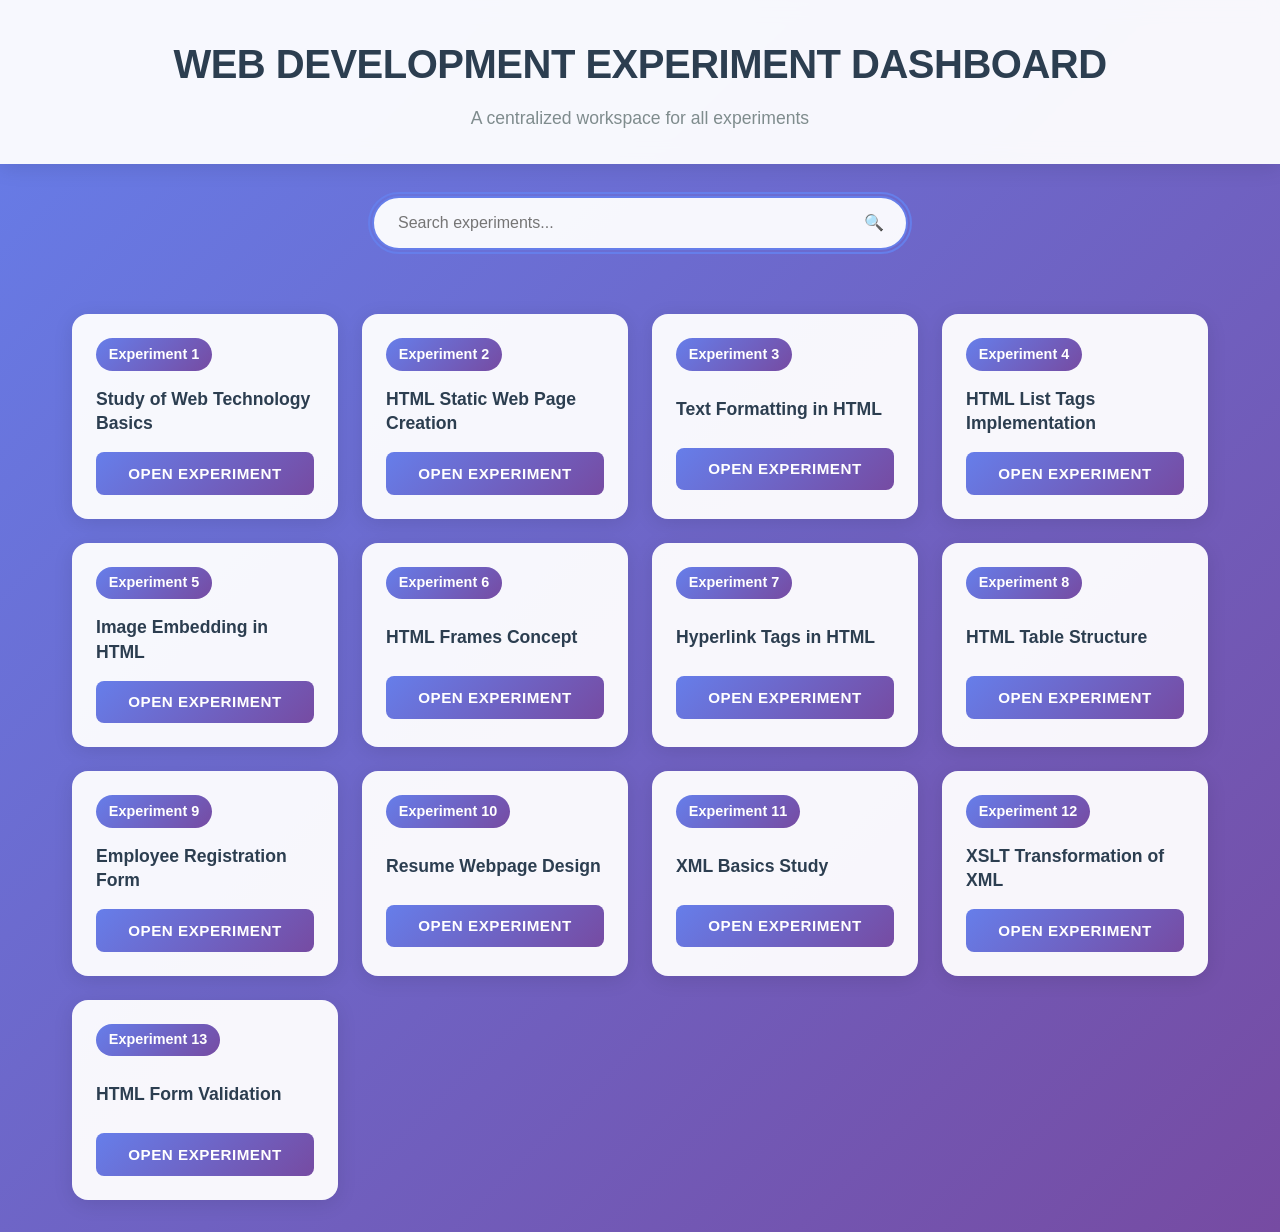
<file: index.html>
<!DOCTYPE html>
<html lang="en">
<head>
    <meta charset="UTF-8">
    <meta name="viewport" content="width=device-width, initial-scale=1.0">
    <title>Web Development Experiment Dashboard</title>
    <style>
        /* ===== RESET & BASE STYLES ===== */
        * {
            margin: 0;
            padding: 0;
            box-sizing: border-box;
        }

        body {
            font-family: 'Segoe UI', Tahoma, Geneva, Verdana, sans-serif;
            background: linear-gradient(135deg, #667eea 0%, #764ba2 100%);
            min-height: 100vh;
            color: #333;
            line-height: 1.6;
        }

        /* ===== HEADER STYLES ===== */
        .header {
            background: rgba(255, 255, 255, 0.95);
            backdrop-filter: blur(10px);
            padding: 2rem 0;
            box-shadow: 0 4px 20px rgba(0, 0, 0, 0.1);
            position: sticky;
            top: 0;
            z-index: 100;
            animation: slideDown 0.6s ease-out;
        }

        .header-content {
            max-width: 1200px;
            margin: 0 auto;
            padding: 0 2rem;
            text-align: center;
        }

        .main-title {
            font-size: 2.5rem;
            font-weight: 700;
            color: #2c3e50;
            margin-bottom: 0.5rem;
            letter-spacing: -0.5px;
        }

        .subtitle {
            font-size: 1.1rem;
            color: #7f8c8d;
            font-weight: 400;
        }

        /* ===== SEARCH SECTION ===== */
        .search-section {
            max-width: 600px;
            margin: 2rem auto;
            padding: 0 2rem;
            animation: fadeIn 0.8s ease-out 0.2s both;
        }

        .search-container {
            position: relative;
        }

        .search-input {
            width: 100%;
            padding: 1rem 3rem 1rem 1.5rem;
            font-size: 1rem;
            border: 2px solid rgba(255, 255, 255, 0.3);
            border-radius: 50px;
            background: rgba(255, 255, 255, 0.9);
            backdrop-filter: blur(10px);
            transition: all 0.3s ease;
            outline: none;
        }

        .search-input:focus {
            border-color: #667eea;
            background: rgba(255, 255, 255, 0.95);
            box-shadow: 0 0 0 4px rgba(102, 126, 234, 0.1);
        }

        .search-icon {
            position: absolute;
            right: 1.5rem;
            top: 50%;
            transform: translateY(-50%);
            color: #7f8c8d;
            pointer-events: none;
        }

        /* ===== MAIN CONTAINER ===== */
        .main-container {
            max-width: 1200px;
            margin: 0 auto;
            padding: 2rem;
        }

        /* ===== EXPERIMENT GRID ===== */
        .experiment-grid {
            display: grid;
            grid-template-columns: repeat(auto-fit, minmax(280px, 1fr));
            gap: 1.5rem;
            animation: fadeInUp 0.8s ease-out 0.4s both;
        }

        /* ===== EXPERIMENT CARD ===== */
        .experiment-card {
            background: rgba(255, 255, 255, 0.95);
            backdrop-filter: blur(10px);
            border-radius: 16px;
            padding: 1.5rem;
            box-shadow: 0 4px 20px rgba(0, 0, 0, 0.1);
            transition: all 0.3s ease;
            cursor: pointer;
            opacity: 1;
            transform: translateY(0);
            animation: cardFadeIn 0.6s ease-out forwards;
        }

        .experiment-card:hover {
            transform: translateY(-8px);
            box-shadow: 0 12px 40px rgba(0, 0, 0, 0.15);
            background: rgba(255, 255, 255, 0.98);
        }

        .experiment-card.hidden {
            display: none;
        }

        .experiment-number {
            display: inline-block;
            background: linear-gradient(135deg, #667eea, #764ba2);
            color: white;
            font-size: 0.9rem;
            font-weight: 600;
            padding: 0.3rem 0.8rem;
            border-radius: 20px;
            margin-bottom: 1rem;
        }

        .experiment-title {
            font-size: 1.1rem;
            font-weight: 600;
            color: #2c3e50;
            margin-bottom: 1rem;
            line-height: 1.4;
            min-height: 2.8rem;
            display: flex;
            align-items: center;
        }

        .open-button {
            width: 100%;
            padding: 0.8rem;
            background: linear-gradient(135deg, #667eea, #764ba2);
            color: white;
            border: none;
            border-radius: 8px;
            font-size: 0.95rem;
            font-weight: 600;
            cursor: pointer;
            transition: all 0.3s ease;
            text-transform: uppercase;
            letter-spacing: 0.5px;
        }

        .open-button:hover {
            background: linear-gradient(135deg, #5a6fd8, #6a4190);
            transform: scale(1.02);
            box-shadow: 0 4px 15px rgba(102, 126, 234, 0.3);
        }

        .open-button:active {
            transform: scale(0.98);
        }

        /* ===== NO RESULTS MESSAGE ===== */
        .no-results {
            text-align: center;
            padding: 3rem;
            background: rgba(255, 255, 255, 0.95);
            backdrop-filter: blur(10px);
            border-radius: 16px;
            margin: 2rem auto;
            max-width: 500px;
            display: none;
            animation: fadeIn 0.3s ease-out;
        }

        .no-results.show {
            display: block;
        }

        .no-results-icon {
            font-size: 3rem;
            margin-bottom: 1rem;
            opacity: 0.5;
        }

        .no-results-text {
            color: #7f8c8d;
            font-size: 1.1rem;
        }

        /* ===== ANIMATIONS ===== */
        @keyframes slideDown {
            from {
                opacity: 0;
                transform: translateY(-30px);
            }
            to {
                opacity: 1;
                transform: translateY(0);
            }
        }

        @keyframes fadeIn {
            from {
                opacity: 0;
            }
            to {
                opacity: 1;
            }
        }

        @keyframes fadeInUp {
            from {
                opacity: 0;
                transform: translateY(30px);
            }
            to {
                opacity: 1;
                transform: translateY(0);
            }
        }

        @keyframes cardFadeIn {
            from {
                opacity: 0;
                transform: translateY(20px);
            }
            to {
                opacity: 1;
                transform: translateY(0);
            }
        }

        /* ===== RESPONSIVE DESIGN ===== */
        @media (max-width: 768px) {
            .main-title {
                font-size: 2rem;
            }

            .subtitle {
                font-size: 1rem;
            }

            .experiment-grid {
                grid-template-columns: 1fr;
                gap: 1rem;
            }

            .main-container {
                padding: 1rem;
            }

            .header-content {
                padding: 0 1rem;
            }
        }

        @media (min-width: 769px) and (max-width: 1024px) {
            .experiment-grid {
                grid-template-columns: repeat(2, 1fr);
            }
        }

        @media (min-width: 1025px) {
            .experiment-grid {
                grid-template-columns: repeat(3, 1fr);
            }
        }

        @media (min-width: 1200px) {
            .experiment-grid {
                grid-template-columns: repeat(4, 1fr);
            }
        }

        /* ===== ACCESSIBILITY ===== */
        .open-button:focus,
        .search-input:focus {
            outline: 2px solid #667eea;
            outline-offset: 2px;
        }

        /* ===== STAGGERED ANIMATION ===== */
        .experiment-card:nth-child(1) { animation-delay: 0.1s; }
        .experiment-card:nth-child(2) { animation-delay: 0.15s; }
        .experiment-card:nth-child(3) { animation-delay: 0.2s; }
        .experiment-card:nth-child(4) { animation-delay: 0.25s; }
        .experiment-card:nth-child(5) { animation-delay: 0.3s; }
        .experiment-card:nth-child(6) { animation-delay: 0.35s; }
        .experiment-card:nth-child(7) { animation-delay: 0.4s; }
        .experiment-card:nth-child(8) { animation-delay: 0.45s; }
        .experiment-card:nth-child(9) { animation-delay: 0.5s; }
        .experiment-card:nth-child(10) { animation-delay: 0.55s; }
        .experiment-card:nth-child(11) { animation-delay: 0.6s; }
        .experiment-card:nth-child(12) { animation-delay: 0.65s; }
        .experiment-card:nth-child(13) { animation-delay: 0.7s; }
    </style>
</head>
<body>
    <!-- ===== HEADER SECTION ===== -->
    <header class="header">
        <div class="header-content">
            <h1 class="main-title">WEB DEVELOPMENT EXPERIMENT DASHBOARD</h1>
            <p class="subtitle">A centralized workspace for all experiments</p>
        </div>
    </header>

    <!-- ===== SEARCH SECTION ===== -->
    <section class="search-section">
        <div class="search-container">
            <input 
                type="text" 
                class="search-input" 
                id="searchInput" 
                placeholder="Search experiments..."
                autocomplete="off"
            >
            <span class="search-icon">🔍</span>
        </div>
    </section>

    <!-- ===== MAIN CONTENT ===== -->
    <main class="main-container">
        <div class="experiment-grid" id="experimentGrid">
            <!-- Experiment cards will be generated by JavaScript -->
        </div>

        <!-- No Results Message -->
        <div class="no-results" id="noResults">
            <div class="no-results-icon">🔍</div>
            <p class="no-results-text">No experiments found matching your search.</p>
        </div>
    </main>

    <script>
        // ===== EXPERIMENT DATA =====
        const experiments = [
            { id: 1, name: "Study of Web Technology Basics", file: "ExpeimentNo1.html" },
            { id: 2, name: "HTML Static Web Page Creation", file: "ExperimentNo2.html" },
            { id: 3, name: "Text Formatting in HTML", file: "ExpeimentNo3.html" },
            { id: 4, name: "HTML List Tags Implementation", file: "ExperimentNo4.html" },
            { id: 5, name: "Image Embedding in HTML", file: "ExperimentNo5.html" },
            { id: 6, name: "HTML Frames Concept", file: "ExperimentNo6.html" },
            { id: 7, name: "Hyperlink Tags in HTML", file: "ExperimentNo7.html" },
            { id: 8, name: "HTML Table Structure", file: "ExperimentNo8.html" },
            { id: 9, name: "Employee Registration Form", file: "ExperimentNo9.html" },
            { id: 10, name: "Resume Webpage Design", file: "ExperimentNo10.html" },
            { id: 11, name: "XML Basics Study", file: "ExpeimentNo11/Books.xml" },
            { id: 12, name: "XSLT Transformation of XML", file: "ExperimentNo12/cdcatlog_output.htm" },
            { id: 13, name: "HTML Form Validation", file: "ExperimentNo13/students_output.htm" }
        ];

        // ===== DOM ELEMENTS =====
        const experimentGrid = document.getElementById('experimentGrid');
        const searchInput = document.getElementById('searchInput');
        const noResults = document.getElementById('noResults');

        // ===== RENDER EXPERIMENT CARDS =====
        function renderExperimentCards() {
            experimentGrid.innerHTML = '';
            
            experiments.forEach(experiment => {
                const card = createExperimentCard(experiment);
                experimentGrid.appendChild(card);
            });
        }

        // ===== CREATE SINGLE EXPERIMENT CARD =====
        function createExperimentCard(experiment) {
            const card = document.createElement('div');
            card.className = 'experiment-card';
            card.dataset.experimentId = experiment.id;
            card.dataset.experimentName = experiment.name.toLowerCase();
            
            card.innerHTML = `
                <span class="experiment-number">Experiment ${experiment.id}</span>
                <h3 class="experiment-title">${experiment.name}</h3>
                <button class="open-button" onclick="openExperiment('${experiment.file}', ${experiment.id})">
                    Open Experiment
                </button>
            `;
            
            return card;
        }

        // ===== OPEN EXPERIMENT =====
        function openExperiment(filename, experimentId) {
            // Open in new tab
            window.open(filename, '_blank');
            
            // Optional: Log for analytics or debugging
            console.log(`Opening Experiment ${experimentId}: ${filename}`);
        }

        // ===== SEARCH FUNCTIONALITY =====
        function filterExperiments() {
            const searchTerm = searchInput.value.toLowerCase().trim();
            const cards = document.querySelectorAll('.experiment-card');
            let visibleCount = 0;

            cards.forEach(card => {
                const experimentName = card.dataset.experimentName;
                const experimentId = card.dataset.experimentId;
                
                // Check if search term matches experiment name or ID
                const matchesSearch = experimentName.includes(searchTerm) || 
                                    experimentId.includes(searchTerm);
                
                if (matchesSearch) {
                    card.classList.remove('hidden');
                    visibleCount++;
                } else {
                    card.classList.add('hidden');
                }
            });

            // Show/hide no results message
            if (visibleCount === 0 && searchTerm !== '') {
                noResults.classList.add('show');
            } else {
                noResults.classList.remove('show');
            }
        }

        // ===== EVENT LISTENERS =====
        function initializeEventListeners() {
            // Search input event listener with debouncing
            let searchTimeout;
            searchInput.addEventListener('input', () => {
                clearTimeout(searchTimeout);
                searchTimeout = setTimeout(filterExperiments, 150);
            });

            // Clear search on Escape key
            searchInput.addEventListener('keydown', (e) => {
                if (e.key === 'Escape') {
                    searchInput.value = '';
                    filterExperiments();
                    searchInput.blur();
                }
            });

            // Focus search on Ctrl+K or Cmd+K
            document.addEventListener('keydown', (e) => {
                if ((e.ctrlKey || e.metaKey) && e.key === 'k') {
                    e.preventDefault();
                    searchInput.focus();
                }
            });
        }

        // ===== UTILITY FUNCTIONS =====
        function debounce(func, wait) {
            let timeout;
            return function executedFunction(...args) {
                const later = () => {
                    clearTimeout(timeout);
                    func(...args);
                };
                clearTimeout(timeout);
                timeout = setTimeout(later, wait);
            };
        }

        // ===== INITIALIZE APPLICATION =====
        function initializeApp() {
            // Render initial experiment cards
            renderExperimentCards();
            
            // Initialize event listeners
            initializeEventListeners();
            
            // Set initial focus to search for better UX
            setTimeout(() => {
                searchInput.focus();
            }, 1000);
            
            // Log initialization
            console.log('Web Development Experiment Dashboard initialized successfully');
            console.log(`Loaded ${experiments.length} experiments`);
        }

        // ===== ERROR HANDLING =====
        window.addEventListener('error', (e) => {
            console.error('Dashboard Error:', e.error);
        });

        // ===== START APPLICATION =====
        document.addEventListener('DOMContentLoaded', initializeApp);

        // ===== PERFORMANCE OPTIMIZATION =====
        // Use requestAnimationFrame for smooth animations
        let ticking = false;
        function requestTick() {
            if (!ticking) {
                requestAnimationFrame(updateAnimations);
                ticking = true;
            }
        }

        function updateAnimations() {
            ticking = false;
        }

        // ===== ACCESSIBILITY ENHANCEMENTS =====
        // Add keyboard navigation for experiment cards
        document.addEventListener('keydown', (e) => {
            if (e.key === 'Tab') {
                // Allow normal tab navigation
                return;
            }
            
            const focusedElement = document.activeElement;
            if (focusedElement.classList.contains('experiment-card')) {
                const cards = Array.from(document.querySelectorAll('.experiment-card:not(.hidden)'));
                const currentIndex = cards.indexOf(focusedElement);
                
                if (e.key === 'ArrowRight' && currentIndex < cards.length - 1) {
                    cards[currentIndex + 1].focus();
                    e.preventDefault();
                } else if (e.key === 'ArrowLeft' && currentIndex > 0) {
                    cards[currentIndex - 1].focus();
                    e.preventDefault();
                }
            }
        });
    </script>
</body>
</html>
</file>
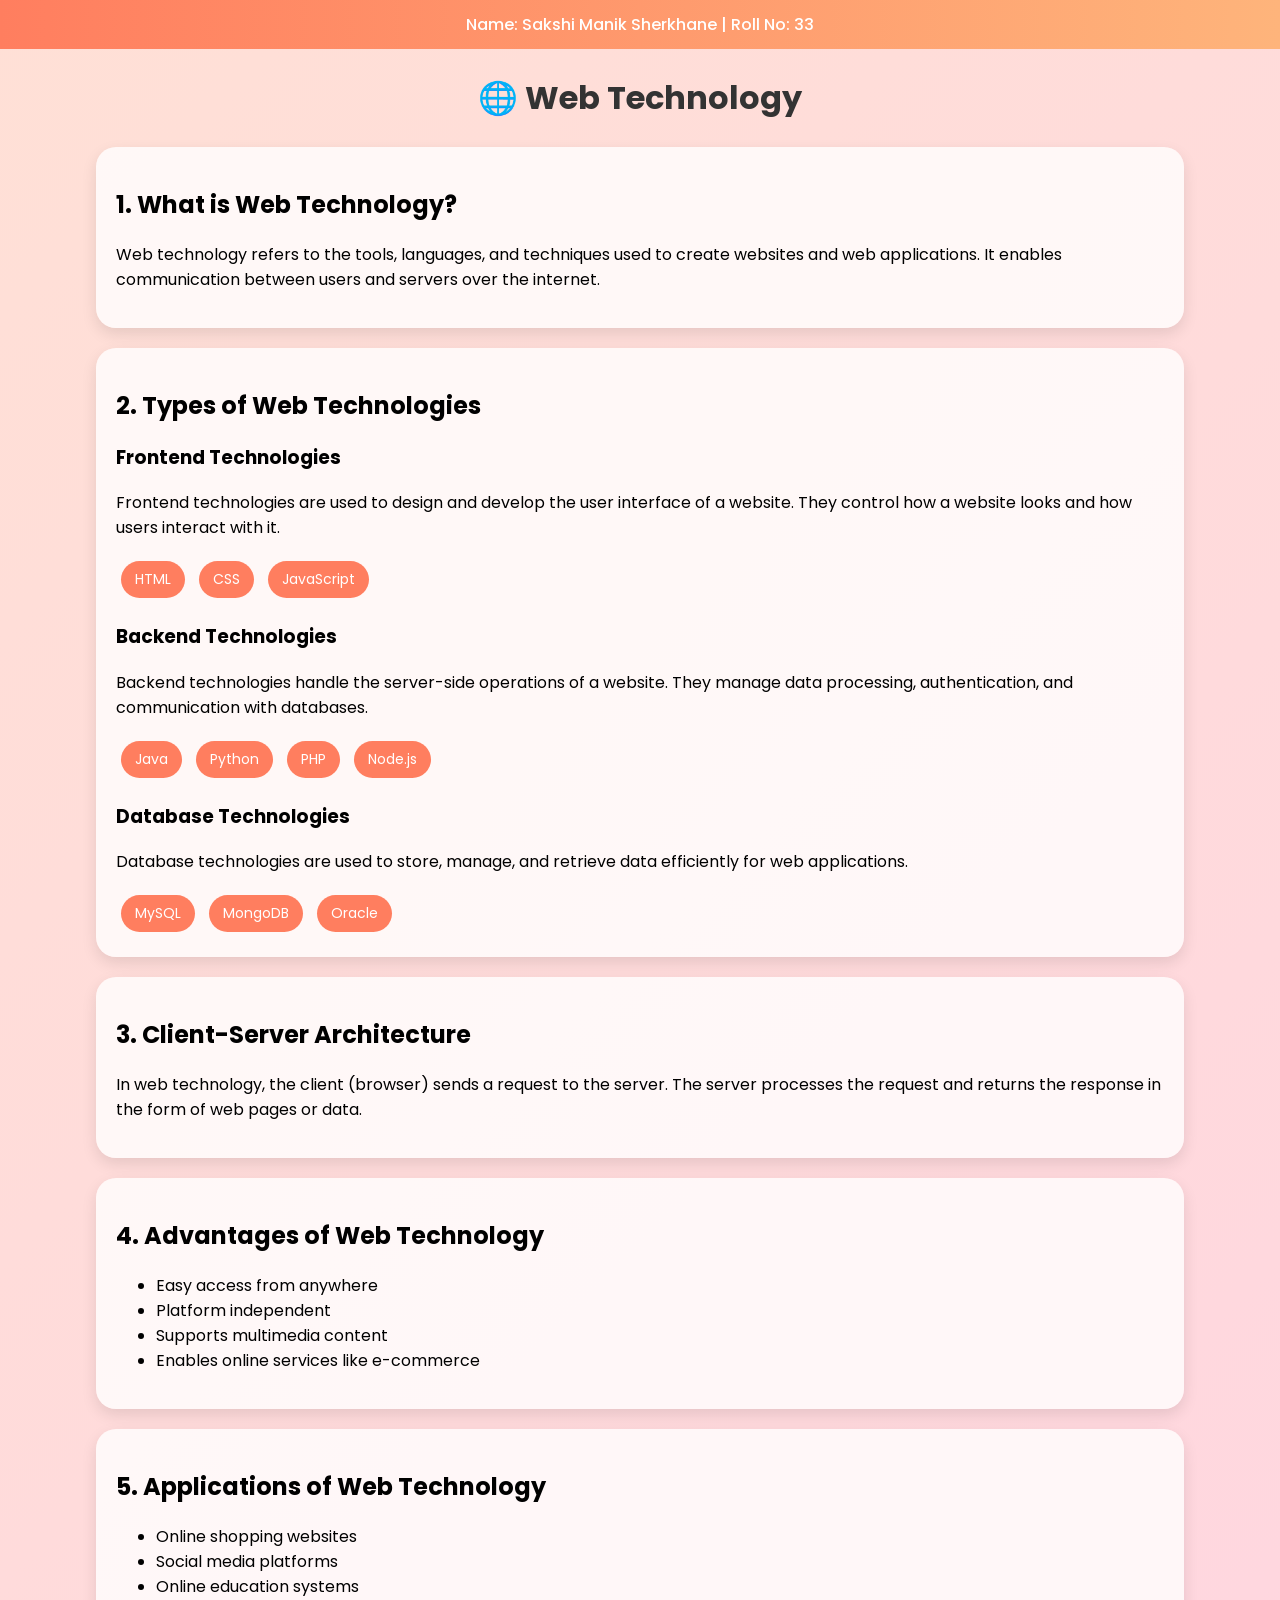
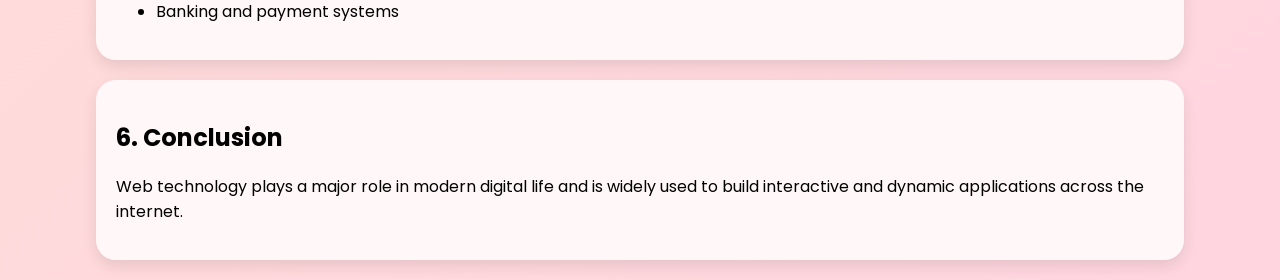
<file: ExpeimentNo1.html>
<!DOCTYPE html>
<html>
<head>
    <meta charset="UTF-8">
    <title>Experiment 1 - Web Technology</title>

    <!-- Font -->
    <link href="https://fonts.googleapis.com/css2?family=Poppins:wght@300;500&display=swap" rel="stylesheet">

    <style>
        body {
            margin: 0;
            font-family: 'Poppins', sans-serif;
            background: linear-gradient(135deg, #ffe0d6, #ffd6e0);
        }

        .top-bar {
            background: linear-gradient(90deg, #ff7e5f, #feb47b);
            color: white;
            text-align: center;
            padding: 12px;
            font-weight: 500;
        }

        h1 {
            text-align: center;
            margin: 25px 0;
            color: #333;
        }

        .container {
            width: 85%;
            margin: auto;
        }

        .card {
            background: #ffffffcc;
            padding: 20px;
            margin: 20px 0;
            border-radius: 20px;
            box-shadow: 0 6px 15px rgba(0,0,0,0.1);
            transition: 0.3s;
        }

        .card:hover {
            transform: scale(1.02);
        }

        .tech {
            display: inline-block;
            background: #ff7e5f;
            color: white;
            padding: 8px 14px;
            margin: 5px;
            border-radius: 20px;
            font-size: 14px;
        }
    </style>
</head>

<body>

<div class="top-bar">
    Name: Sakshi Manik Sherkhane | Roll No: 33
</div>

<h1>🌐 Web Technology</h1>

<div class="container">

    <div class="card">
        <h2>1. What is Web Technology?</h2>
        <p>
            Web technology refers to the tools, languages, and techniques used to create
            websites and web applications. It enables communication between users and
            servers over the internet.
        </p>
    </div>

    <div class="card">
        <h2>2. Types of Web Technologies</h2>

        <h3>Frontend Technologies</h3>
        <p>
            Frontend technologies are used to design and develop the user interface of a website.
            They control how a website looks and how users interact with it.
        </p>
        <span class="tech">HTML</span>
        <span class="tech">CSS</span>
        <span class="tech">JavaScript</span>

        <h3>Backend Technologies</h3>
        <p>
            Backend technologies handle the server-side operations of a website.
            They manage data processing, authentication, and communication with databases.
        </p>
        <span class="tech">Java</span>
        <span class="tech">Python</span>
        <span class="tech">PHP</span>
        <span class="tech">Node.js</span>

        <h3>Database Technologies</h3>
        <p>
            Database technologies are used to store, manage, and retrieve data efficiently
            for web applications.
        </p>
        <span class="tech">MySQL</span>
        <span class="tech">MongoDB</span>
        <span class="tech">Oracle</span>
    </div>

    <div class="card">
        <h2>3. Client-Server Architecture</h2>
        <p>
            In web technology, the client (browser) sends a request to the server.
            The server processes the request and returns the response in the form of
            web pages or data.
        </p>
    </div>

    <div class="card">
        <h2>4. Advantages of Web Technology</h2>
        <ul>
            <li>Easy access from anywhere</li>
            <li>Platform independent</li>
            <li>Supports multimedia content</li>
            <li>Enables online services like e-commerce</li>
        </ul>
    </div>

    <div class="card">
        <h2>5. Applications of Web Technology</h2>
        <ul>
            <li>Online shopping websites</li>
            <li>Social media platforms</li>
            <li>Online education systems</li>
            <li>Banking and payment systems</li>
        </ul>
    </div>

    <div class="card">
        <h2>6. Conclusion</h2>
        <p>
            Web technology plays a major role in modern digital life and is widely used
            to build interactive and dynamic applications across the internet.
        </p>
    </div>

</div>

</body>
</html>
</file>
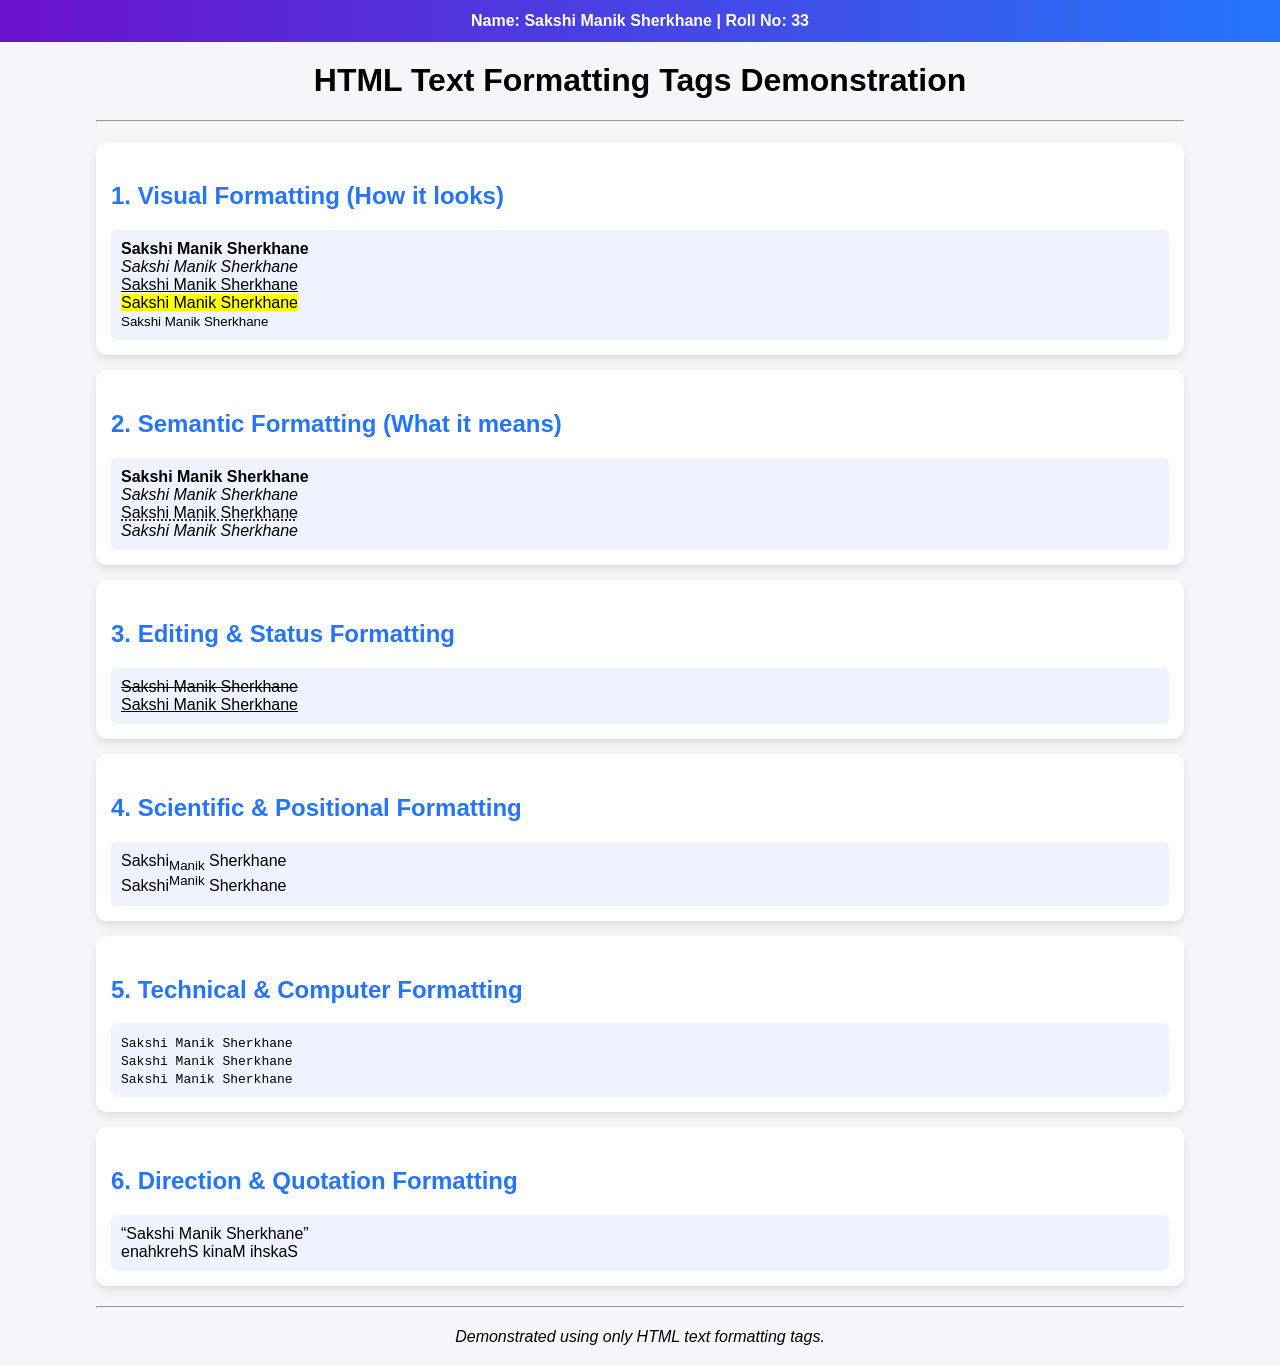
<file: ExpeimentNo3.html>
<!DOCTYPE html>
<html>
<head>
    <title>HTML Text Formatting Tags</title>

    <style>
        body {
            font-family: Arial, sans-serif;
            margin: 0;
            background: #f4f6f9;
        }

        /* Top Header */
        .top-bar {
            background: linear-gradient(90deg, #6a11cb, #2575fc);
            color: white;
            text-align: center;
            padding: 12px;
            font-weight: bold;
        }

        h1 {
            text-align: center;
            margin-top: 20px;
        }

        .container {
            width: 85%;
            margin: auto;
        }

        h2 {
            color: #2575fc;
            margin-top: 25px;
        }

        /* Section Box */
        .section {
            background: white;
            padding: 15px;
            margin: 15px 0;
            border-radius: 10px;
            box-shadow: 0 4px 10px rgba(0,0,0,0.1);
        }

        /* Example Styling */
        .example {
            background: #eef3ff;
            padding: 10px;
            margin-top: 10px;
            border-radius: 6px;
        }

        hr {
            margin: 20px 0;
        }

        .footer {
            text-align: center;
            margin: 20px;
            font-style: italic;
        }
    </style>
</head>

<body>

<div class="top-bar">
    Name: Sakshi Manik Sherkhane | Roll No: 33
</div>

<div class="container">

<h1>HTML Text Formatting Tags Demonstration</h1>
<hr>

<div class="section">
<h2>1. Visual Formatting (How it looks)</h2>
<div class="example">
<b>Sakshi Manik Sherkhane</b><br>
<i>Sakshi Manik Sherkhane</i><br>
<u>Sakshi Manik Sherkhane</u><br>
<mark>Sakshi Manik Sherkhane</mark><br>
<small>Sakshi Manik Sherkhane</small>
</div>
</div>

<div class="section">
<h2>2. Semantic Formatting (What it means)</h2>
<div class="example">
<strong>Sakshi Manik Sherkhane</strong><br>
<em>Sakshi Manik Sherkhane</em><br>
<abbr title="Student Name">Sakshi Manik Sherkhane</abbr><br>
<address>Sakshi Manik Sherkhane</address>
</div>
</div>

<div class="section">
<h2>3. Editing & Status Formatting</h2>
<div class="example">
<del>Sakshi Manik Sherkhane</del><br>
<ins>Sakshi Manik Sherkhane</ins>
</div>
</div>

<div class="section">
<h2>4. Scientific & Positional Formatting</h2>
<div class="example">
Sakshi<sub>Manik</sub> Sherkhane<br>
Sakshi<sup>Manik</sup> Sherkhane
</div>
</div>

<div class="section">
<h2>5. Technical & Computer Formatting</h2>
<div class="example">
<code>Sakshi Manik Sherkhane</code><br>
<kbd>Sakshi Manik Sherkhane</kbd><br>
<samp>Sakshi Manik Sherkhane</samp>
</div>
</div>

<div class="section">
<h2>6. Direction & Quotation Formatting</h2>
<div class="example">
<q>Sakshi Manik Sherkhane</q><br>
<bdo dir="rtl">Sakshi Manik Sherkhane</bdo>
</div>
</div>

<hr>

<div class="footer">
<i>Demonstrated using only HTML text formatting tags.</i>
</div>

</div>

</body>
</html>
</file>
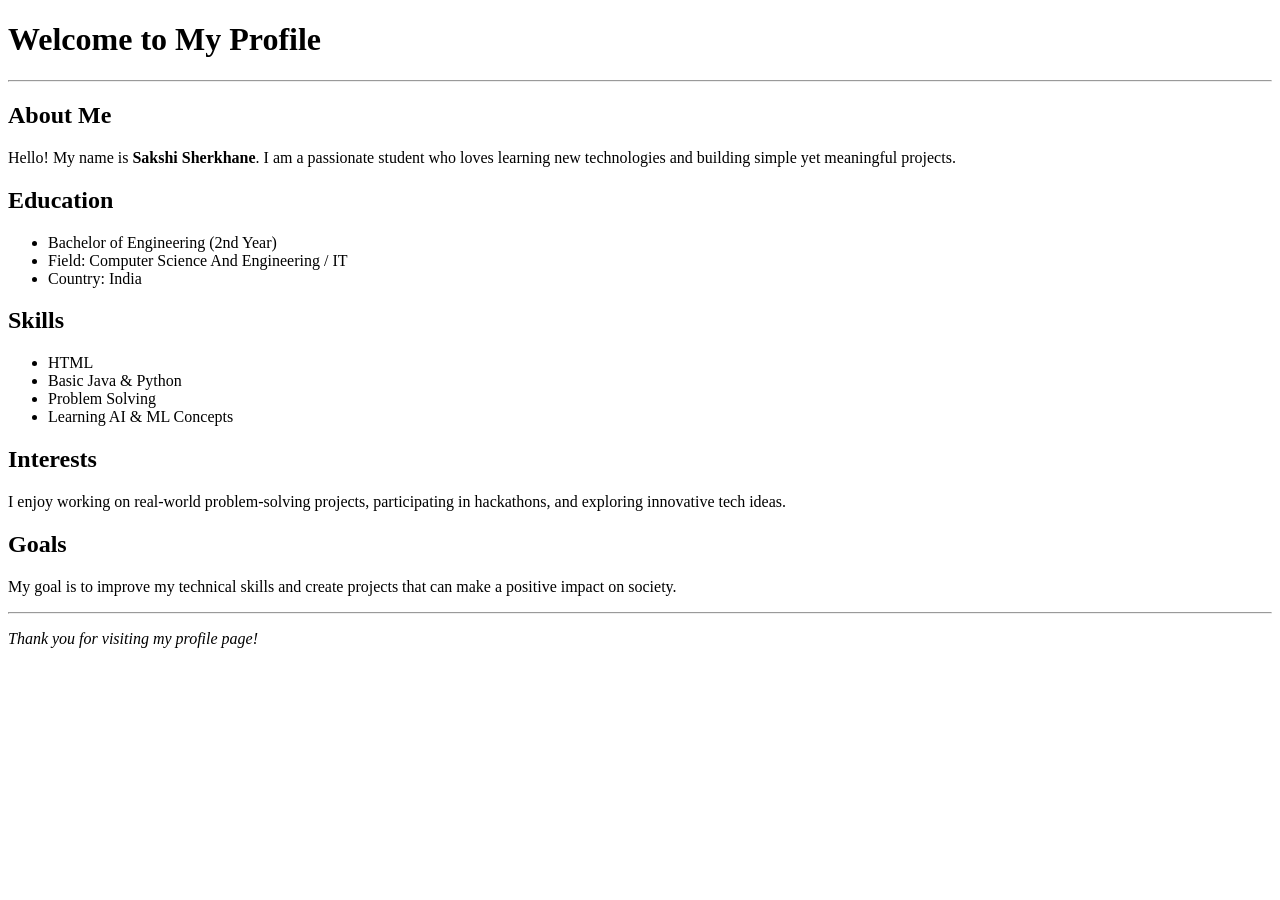
<file: ExperimentNo1.html>
<!DOCTYPE html>
<html>
<head>
    <title>My Profile</title>
</head>

<body>

    <h1>Welcome to My Profile</h1>
    <hr>

    <h2>About Me</h2>
    <p>
        Hello! My name is <b>Sakshi Sherkhane</b>.  
        I am a passionate student who loves learning new technologies
        and building simple yet meaningful projects.
    </p>

    <h2>Education</h2>
    <ul>
        <li>Bachelor of Engineering (2nd Year)</li>
        <li>Field: Computer Science And Engineering / IT</li>
        <li>Country: India</li>
    </ul>

    <h2>Skills</h2>
    <ul>
        <li>HTML</li>
        <li>Basic Java & Python</li>
        <li>Problem Solving</li>
        <li>Learning AI & ML Concepts</li>
    </ul>

    <h2>Interests</h2>
    <p>
        I enjoy working on real-world problem-solving projects,
        participating in hackathons, and exploring innovative tech ideas.
    </p>

    <h2>Goals</h2>
    <p>
        My goal is to improve my technical skills and create projects
        that can make a positive impact on society.
    </p>

    <hr>
    <p>
        <i>Thank you for visiting my profile page!</i>
    </p>

</body>
</html>
</file>
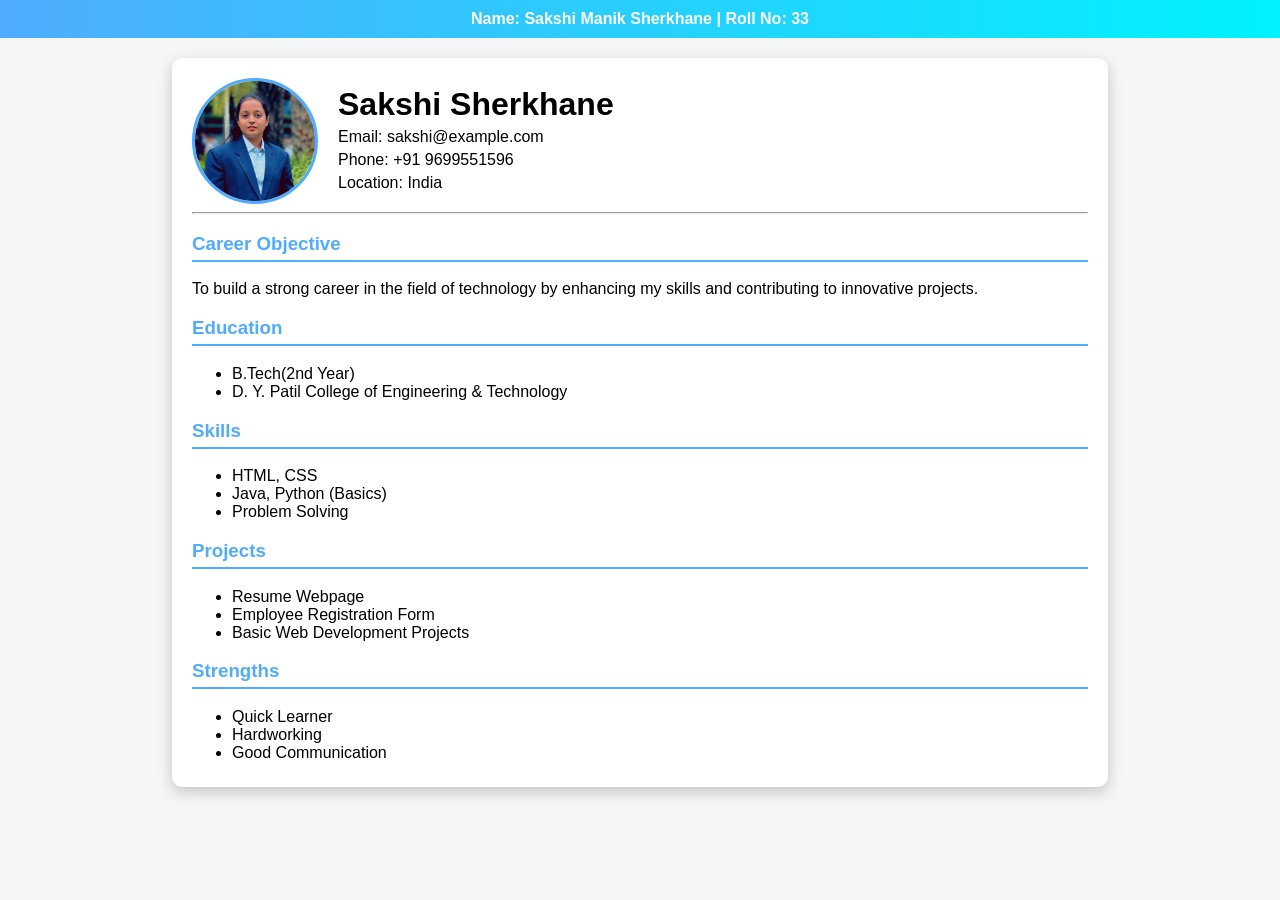
<file: ExperimentNo10.html>
<!DOCTYPE html>
<html>
<head>
    <title>Resume - Sakshi Sherkhane</title>

    <style>
        body {
            margin: 0;
            font-family: Arial;
            background: #f4f6f8;
        }

        /* Header */
        .top-bar {
            background: linear-gradient(90deg, #4facfe, #00f2fe);
            color: white;
            text-align: center;
            padding: 10px;
            font-weight: bold;
        }

        /* Resume Container */
        .resume {
            width: 70%;
            margin: 20px auto;
            background: white;
            padding: 20px;
            border-radius: 10px;
            box-shadow: 0 5px 15px rgba(0,0,0,0.2);
        }

        /* Profile Section */
        .profile {
            display: flex;
            align-items: center;
            gap: 20px;
        }

        .profile img {
            width: 120px;
            height: 120px;
            border-radius: 50%;
            object-fit: cover;
            border: 3px solid #4facfe;
        }

        h1 {
            margin: 0;
        }

        h3 {
            color: #4facfe;
            border-bottom: 2px solid #4facfe;
            padding-bottom: 5px;
        }

        p {
            margin: 5px 0;
        }

        ul {
            margin: 5px 0;
        }

    </style>
</head>

<body>

<div class="top-bar">
    Name: Sakshi Manik Sherkhane | Roll No: 33
</div>

<div class="resume">

    <!-- Profile -->
    <div class="profile">
        <img src="sakshi image.jpg" alt="Profile Photo">

        <div>
            <h1>Sakshi Sherkhane</h1>
            <p>Email: sakshi@example.com</p>
            <p>Phone: +91 9699551596 </p>
            <p>Location: India</p>
        </div>
    </div>

    <hr>

    <!-- Objective -->
    <h3>Career Objective</h3>
    <p>
        To build a strong career in the field of technology by enhancing my skills 
        and contributing to innovative projects.
    </p>

    <!-- Education -->
    <h3>Education</h3>
    <ul>
        <li>B.Tech(2nd Year)</li>
        <li>D. Y. Patil College of Engineering & Technology</li>
    </ul>

    <!-- Skills -->
    <h3>Skills</h3>
    <ul>
        <li>HTML, CSS</li>
        <li>Java, Python (Basics)</li>
        <li>Problem Solving</li>
    </ul>

    <!-- Projects -->
    <h3>Projects</h3>
    <ul>
        <li>Resume Webpage</li>
        <li>Employee Registration Form</li>
        <li>Basic Web Development Projects</li>
    </ul>

    <!-- Strengths -->
    <h3>Strengths</h3>
    <ul>
        <li>Quick Learner</li>
        <li>Hardworking</li>
        <li>Good Communication</li>
    </ul>

</div>

</body>
</html>
</file>
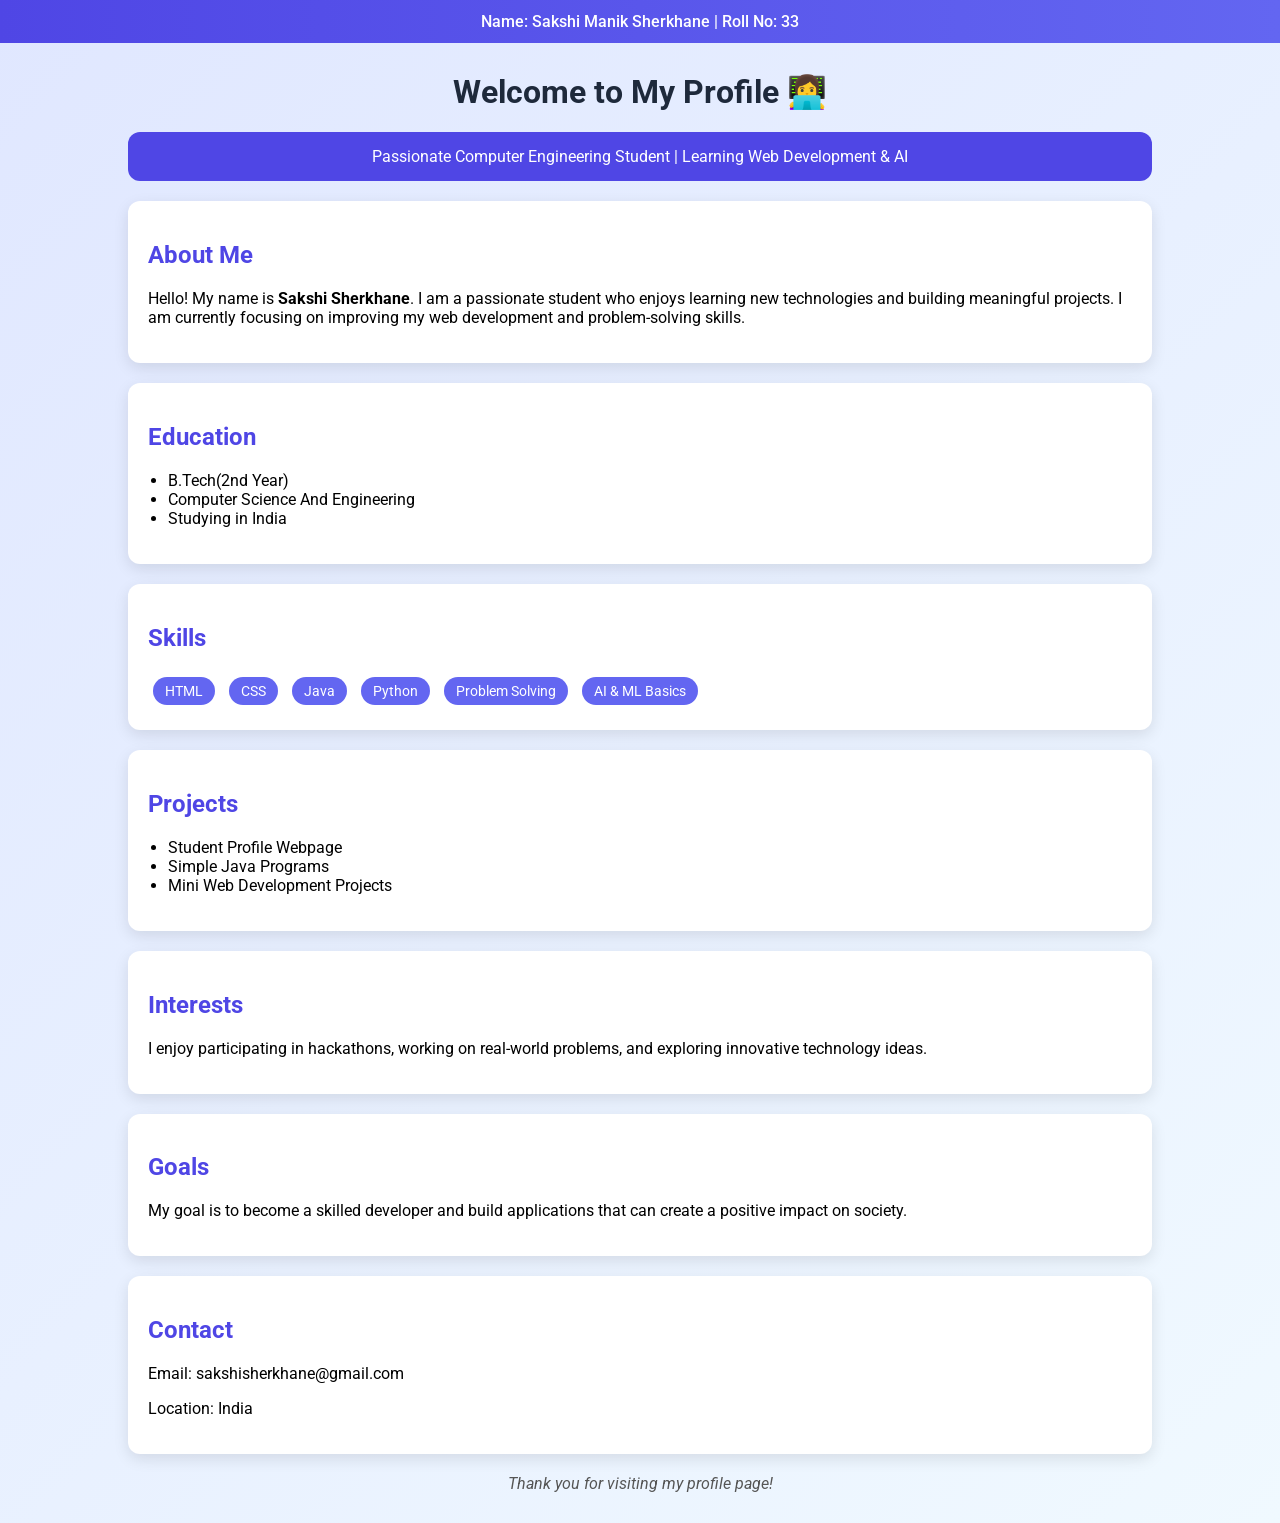
<file: ExperimentNo2.html>
<!DOCTYPE html>
<html>
<head>
    <meta charset="UTF-8">
    <title>My Profile</title>

    <link href="https://fonts.googleapis.com/css2?family=Roboto:wght@300;500&display=swap" rel="stylesheet">

    <style>
        body {
            margin: 0;
            font-family: 'Roboto', sans-serif;
            background: linear-gradient(135deg, #e0e7ff, #f0f9ff);
        }

        .top-bar {
            background: linear-gradient(90deg, #4f46e5, #6366f1);
            color: white;
            text-align: center;
            padding: 12px;
            font-weight: 500;
        }

        .container {
            width: 80%;
            margin: 30px auto;
        }

        h1 {
            text-align: center;
            color: #1e293b;
        }

        /* Highlight box */
        .highlight {
            text-align: center;
            background: #4f46e5;
            color: white;
            padding: 15px;
            border-radius: 12px;
            margin-bottom: 20px;
        }

        .card {
            background: white;
            padding: 20px;
            margin: 20px 0;
            border-radius: 12px;
            box-shadow: 0 5px 15px rgba(0,0,0,0.1);
            transition: 0.3s;
        }

        .card:hover {
            transform: translateY(-5px);
        }

        h2 {
            color: #4f46e5;
        }

        ul {
            padding-left: 20px;
        }

        /* Skill badges */
        .badge {
            display: inline-block;
            background: #6366f1;
            color: white;
            padding: 6px 12px;
            margin: 5px;
            border-radius: 15px;
            font-size: 14px;
        }

        .footer {
            text-align: center;
            margin-top: 20px;
            font-style: italic;
            color: #555;
        }
    </style>
</head>

<body>

<div class="top-bar">
    Name: Sakshi Manik Sherkhane | Roll No: 33
</div>

<div class="container">

    <h1>Welcome to My Profile 👩‍💻</h1>

    <div class="highlight">
        Passionate Computer Engineering Student | Learning Web Development & AI
    </div>

    <div class="card">
        <h2>About Me</h2>
        <p>
            Hello! My name is <b>Sakshi Sherkhane</b>. I am a passionate student who enjoys 
            learning new technologies and building meaningful projects. I am currently 
            focusing on improving my web development and problem-solving skills.
        </p>
    </div>

    <div class="card">
        <h2>Education</h2>
        <ul>
            <li>B.Tech(2nd Year)</li>
            <li>Computer Science And Engineering</li>
            <li>Studying in India</li>
        </ul>
    </div>

    <div class="card">
        <h2>Skills</h2>
        <span class="badge">HTML</span>
        <span class="badge">CSS</span>
        <span class="badge">Java</span>
        <span class="badge">Python</span>
        <span class="badge">Problem Solving</span>
        <span class="badge">AI & ML Basics</span>
    </div>

    <div class="card">
        <h2>Projects</h2>
        <ul>
            <li>Student Profile Webpage</li>
            <li>Simple Java Programs</li>
            <li>Mini Web Development Projects</li>
        </ul>
    </div>

    <div class="card">
        <h2>Interests</h2>
        <p>
            I enjoy participating in hackathons, working on real-world problems,
            and exploring innovative technology ideas.
        </p>
    </div>

    <div class="card">
        <h2>Goals</h2>
        <p>
            My goal is to become a skilled developer and build applications that 
            can create a positive impact on society.
        </p>
    </div>

    <div class="card">
        <h2>Contact</h2>
        <p>Email: sakshisherkhane@gmail.com</p>
        <p>Location: India</p>
    </div>

    <div class="footer">
        Thank you for visiting my profile page!
    </div>

</div>

</body>
</html>
</file>
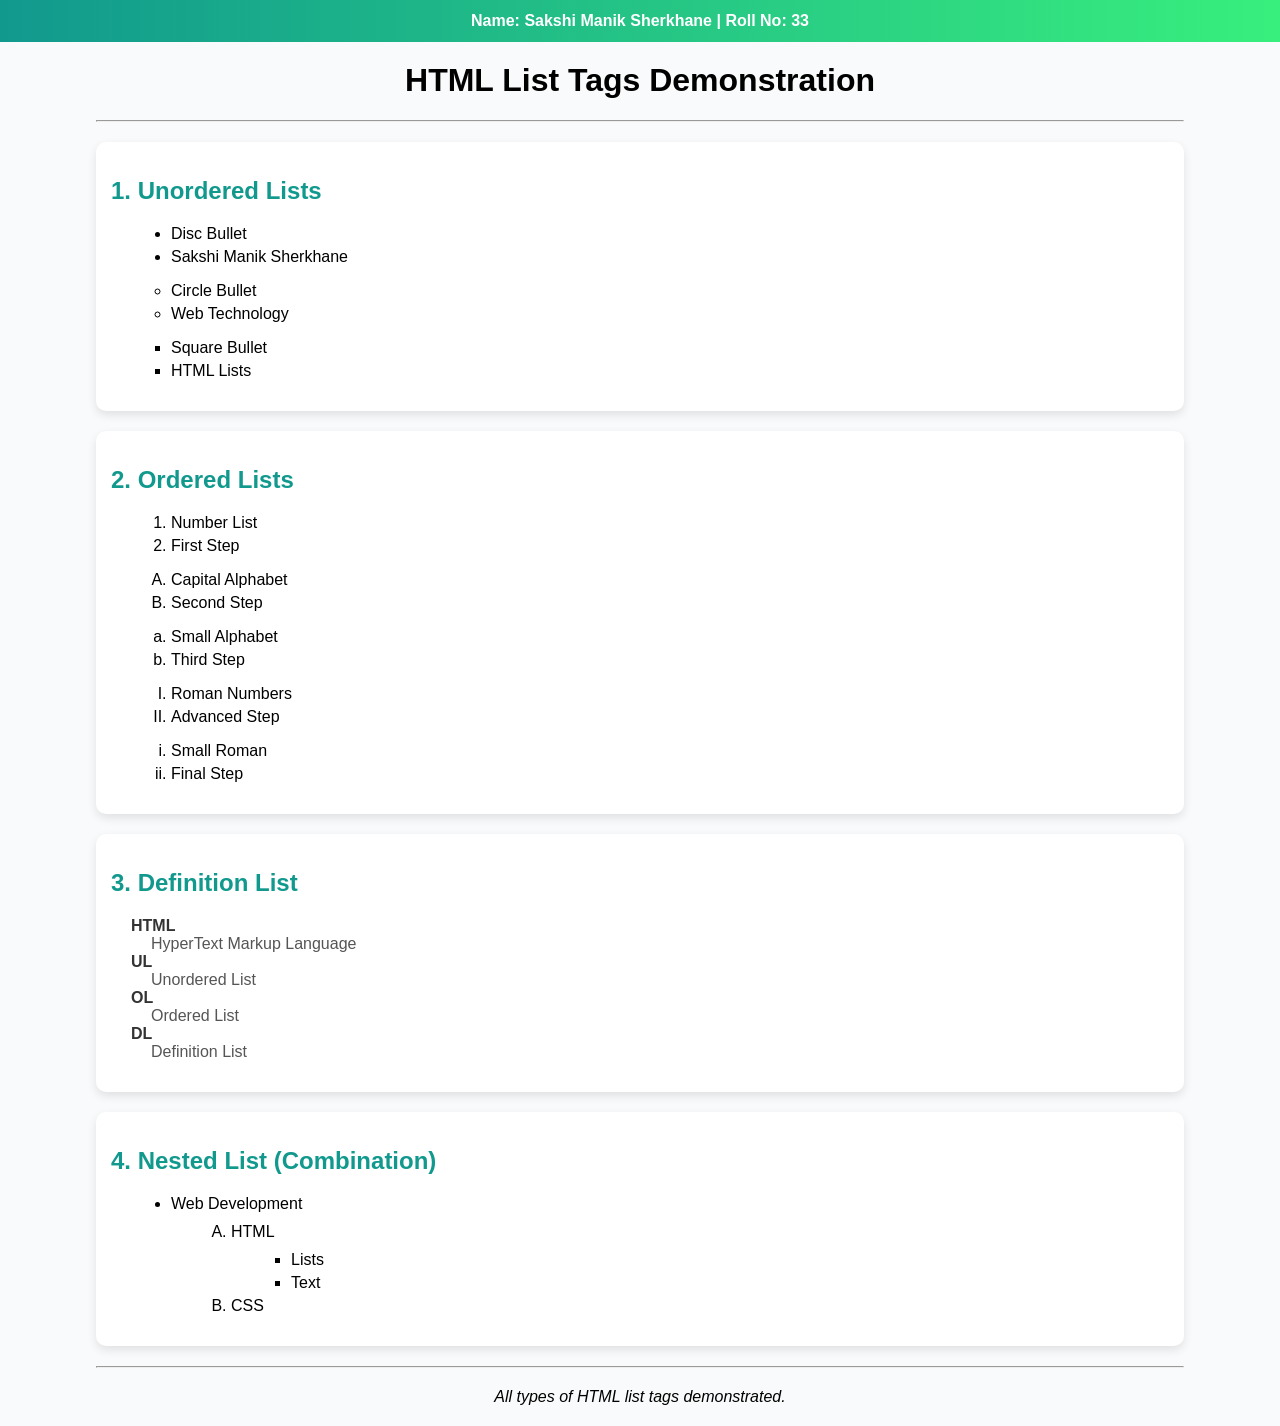
<file: ExperimentNo4.html>
<!DOCTYPE html>
<html>
<head>
    <title>All HTML List Tags</title>

    <style>
        body {
            margin: 0;
            font-family: Arial, sans-serif;
            background: #f9fafb;
        }

        /* Top Header */
        .top-bar {
            background: linear-gradient(90deg, #11998e, #38ef7d);
            color: white;
            text-align: center;
            padding: 12px;
            font-weight: bold;
        }

        h1 {
            text-align: center;
            margin-top: 20px;
        }

        .container {
            width: 85%;
            margin: auto;
        }

        /* Section Card */
        .section {
            background: white;
            padding: 15px;
            margin: 20px 0;
            border-radius: 10px;
            box-shadow: 0 4px 10px rgba(0,0,0,0.1);
        }

        h2 {
            color: #11998e;
        }

        /* List Styling */
        ul, ol, dl {
            margin-top: 10px;
            margin-left: 20px;
        }

        li {
            margin: 5px 0;
        }

        dt {
            font-weight: bold;
            color: #333;
        }

        dd {
            margin-left: 20px;
            color: #555;
        }

        hr {
            margin: 20px 0;
        }

        .footer {
            text-align: center;
            font-style: italic;
            margin: 20px;
        }
    </style>
</head>

<body>

<div class="top-bar">
    Name: Sakshi Manik Sherkhane | Roll No: 33
</div>

<div class="container">

<h1>HTML List Tags Demonstration</h1>
<hr>

<div class="section">
<h2>1. Unordered Lists</h2>

<ul type="disc">
    <li>Disc Bullet</li>
    <li>Sakshi Manik Sherkhane</li>
</ul>

<ul type="circle">
    <li>Circle Bullet</li>
    <li>Web Technology</li>
</ul>

<ul type="square">
    <li>Square Bullet</li>
    <li>HTML Lists</li>
</ul>
</div>

<div class="section">
<h2>2. Ordered Lists</h2>

<ol type="1">
    <li>Number List</li>
    <li>First Step</li>
</ol>

<ol type="A">
    <li>Capital Alphabet</li>
    <li>Second Step</li>
</ol>

<ol type="a">
    <li>Small Alphabet</li>
    <li>Third Step</li>
</ol>

<ol type="I">
    <li>Roman Numbers</li>
    <li>Advanced Step</li>
</ol>

<ol type="i">
    <li>Small Roman</li>
    <li>Final Step</li>
</ol>
</div>

<div class="section">
<h2>3. Definition List</h2>

<dl>
    <dt>HTML</dt>
    <dd>HyperText Markup Language</dd>

    <dt>UL</dt>
    <dd>Unordered List</dd>

    <dt>OL</dt>
    <dd>Ordered List</dd>

    <dt>DL</dt>
    <dd>Definition List</dd>
</dl>
</div>

<div class="section">
<h2>4. Nested List (Combination)</h2>

<ul type="disc">
    <li>Web Development
        <ol type="A">
            <li>HTML
                <ul type="square">
                    <li>Lists</li>
                    <li>Text</li>
                </ul>
            </li>
            <li>CSS</li>
        </ol>
    </li>
</ul>
</div>

<hr>

<div class="footer">
    <i>All types of HTML list tags demonstrated.</i>
</div>

</div>

</body>
</html>
</file>
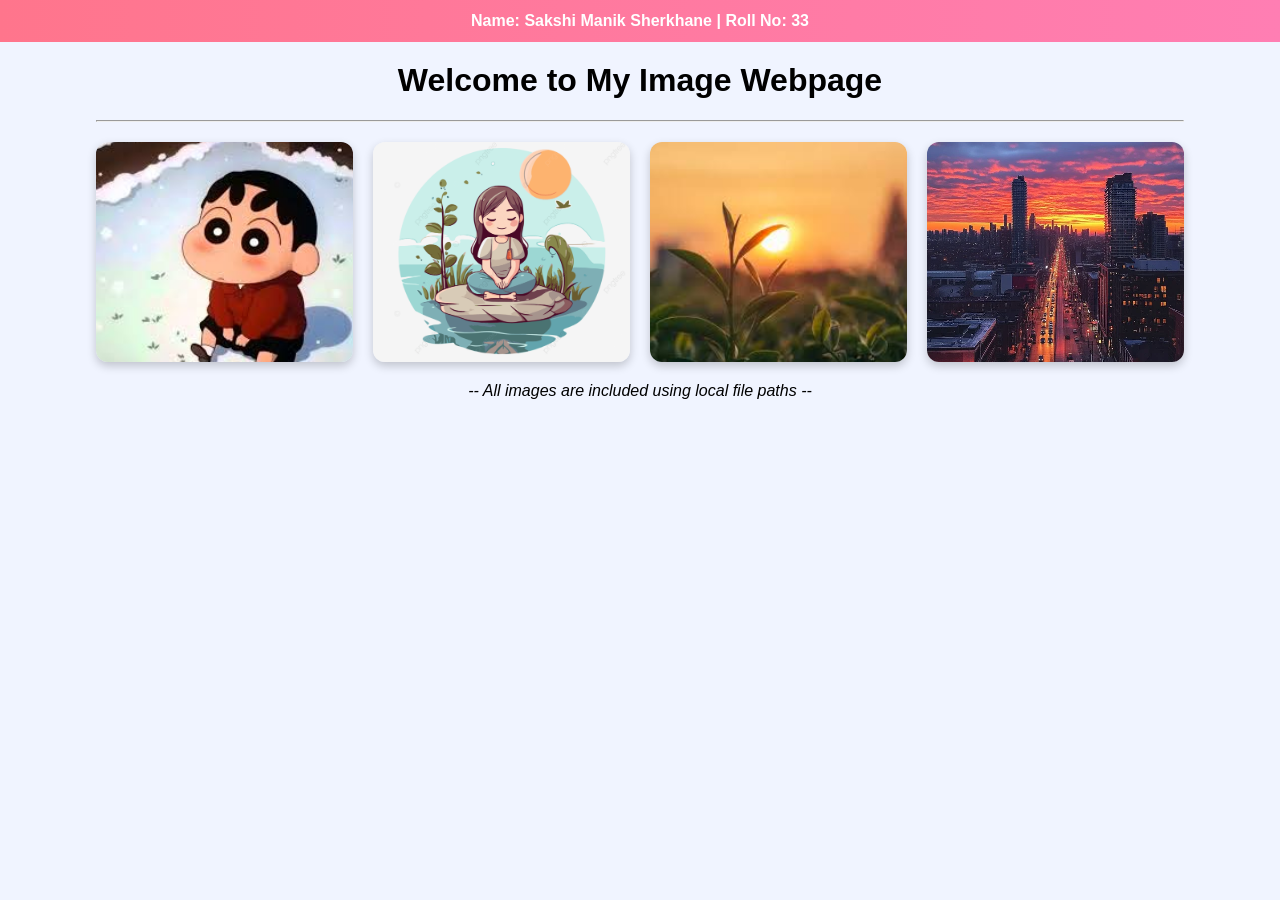
<file: ExperimentNo5.html>
<!DOCTYPE html>
<html>
<head>
    <title>My Image Webpage</title>

    <style>
        body {
            margin: 0;
            font-family: Arial, sans-serif;
            background: #f0f4ff;
        }

        /* Header */
        .top-bar {
            background: linear-gradient(90deg, #ff758c, #ff7eb3);
            color: white;
            text-align: center;
            padding: 12px;
            font-weight: bold;
        }

        h1 {
            text-align: center;
            margin-top: 20px;
        }

        .container {
            width: 85%;
            margin: auto;
            text-align: center;
        }

        /* Gallery */
        .gallery {
            display: grid;
            grid-template-columns: repeat(auto-fit, minmax(220px, 1fr));
            gap: 20px;
            margin-top: 20px;
        }

        img {
            width: 100%;
            height: 220px;
            object-fit: cover;
            border-radius: 12px;
            box-shadow: 0 4px 10px rgba(0,0,0,0.2);
            transition: 0.3s;
        }

        img:hover {
            transform: scale(1.05);
        }

        p {
            margin-top: 20px;
            font-style: italic;
        }
    </style>
</head>

<body>

<div class="top-bar">
    Name: Sakshi Manik Sherkhane | Roll No: 33
</div>

<div class="container">

<h1>Welcome to My Image Webpage</h1>
<hr>

<div class="gallery">

    <img src="shinchan.jpeg" alt="Shinchan Image">

    <img src="calm girl.png" alt="Calm Girl Image">

    <img src="./nature image.jpeg" alt="Nature Image">

    <img src="sunset-city-skyline-stockcake.webp" alt="Sunset City Image">

</div>

<p>-- All images are included using local file paths --</p>

</div>

</body>
</html>
</file>
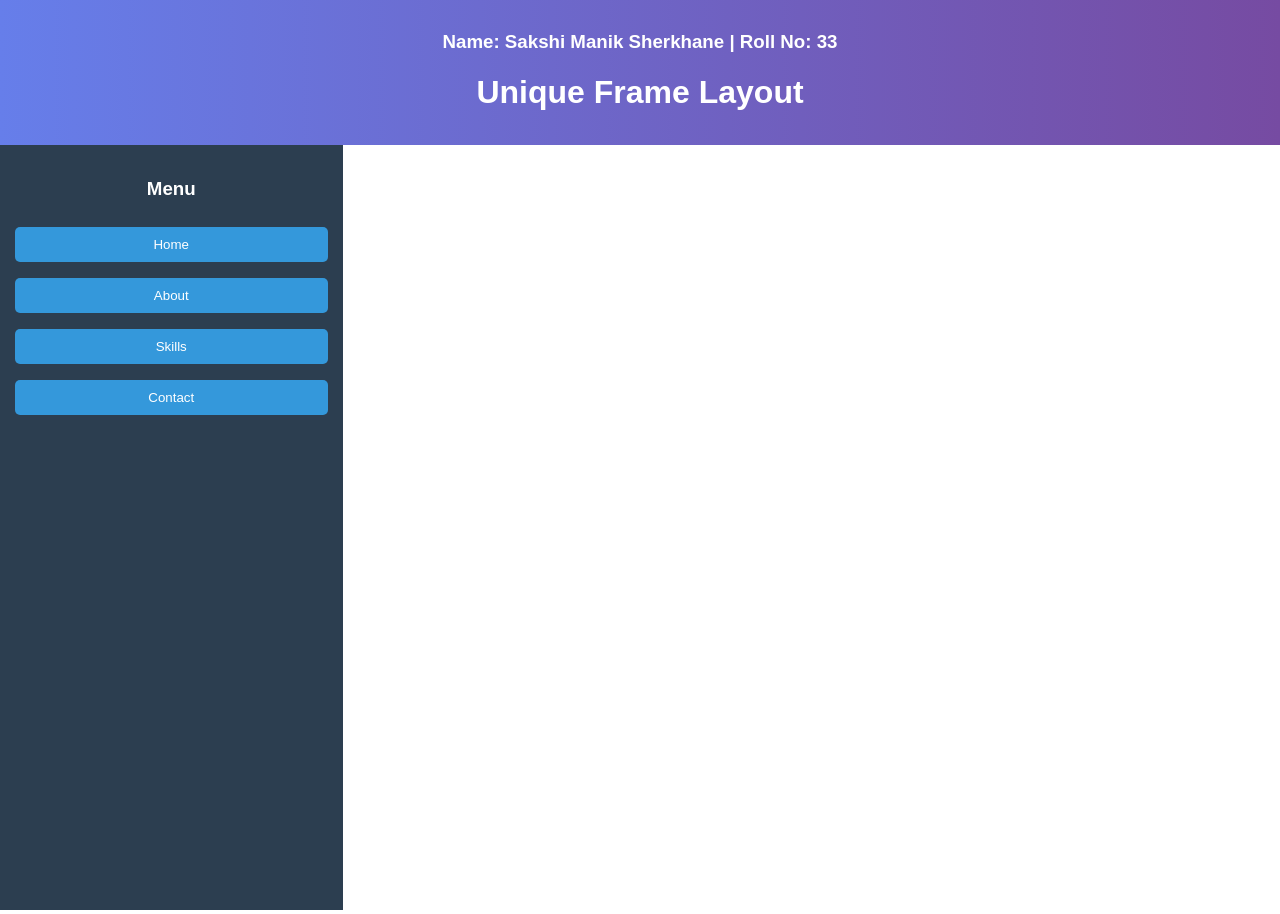
<file: ExperimentNo6.html>
<!DOCTYPE html>
<html>
<head>
    <title>Unique Frame Layout</title>

    <style>
        body {
            margin: 0;
            font-family: Arial;
        }

        /* Header */
        .header {
            background: linear-gradient(90deg, #667eea, #764ba2);
            color: white;
            text-align: center;
            padding: 12px;
        }

        /* Layout */
        .container {
            display: flex;
            height: 85vh;
        }

        /* Sidebar */
        .sidebar {
            width: 25%;
            background: #2c3e50;
            color: white;
            padding: 15px;
        }

        .sidebar h3 {
            text-align: center;
        }

        .sidebar button {
            width: 100%;
            padding: 10px;
            margin: 8px 0;
            border: none;
            background: #3498db;
            color: white;
            border-radius: 5px;
            cursor: pointer;
        }

        .sidebar button:hover {
            background: #2980b9;
        }

        /* Content */
        .content {
            width: 75%;
        }

        iframe {
            width: 100%;
            height: 100%;
            border: none;
        }
    </style>
</head>

<body>

<div class="header">
    <h3>Name: Sakshi Manik Sherkhane | Roll No: 33</h3>
    <h1>Unique Frame Layout</h1>
</div>

<div class="container">

    <!-- Sidebar Menu -->
    <div class="sidebar">
        <h3>Menu</h3>

        <button onclick="loadContent('home')">Home</button>
        <button onclick="loadContent('about')">About</button>
        <button onclick="loadContent('skills')">Skills</button>
        <button onclick="loadContent('contact')">Contact</button>
    </div>

    <!-- Content Frame -->
    <div class="content">
        <iframe id="frame"></iframe>
    </div>

</div>

<script>
function loadContent(page) {

    let data = "";

    if(page === "home") {
        data = "<h2>Welcome</h2><p>This is my unique frame layout project.</p>";
    }
    else if(page === "about") {
        data = "<h2>About Me</h2><p>I am Sakshi, learning Web Technology.</p>";
    }
    else if(page === "skills") {
        data = "<h2>Skills</h2><ul><li>HTML</li><li>CSS</li><li>Java</li></ul>";
    }
    else if(page === "contact") {
        data = "<h2>Contact</h2><p>Email: sakshi@example.com</p>";
    }

    document.getElementById("frame").srcdoc =
    "<html><body style='font-family:Arial;text-align:center;padding:20px;'>" 
    + data + 
    "</body></html>";
}
</script>

</body>
</html>
</file>
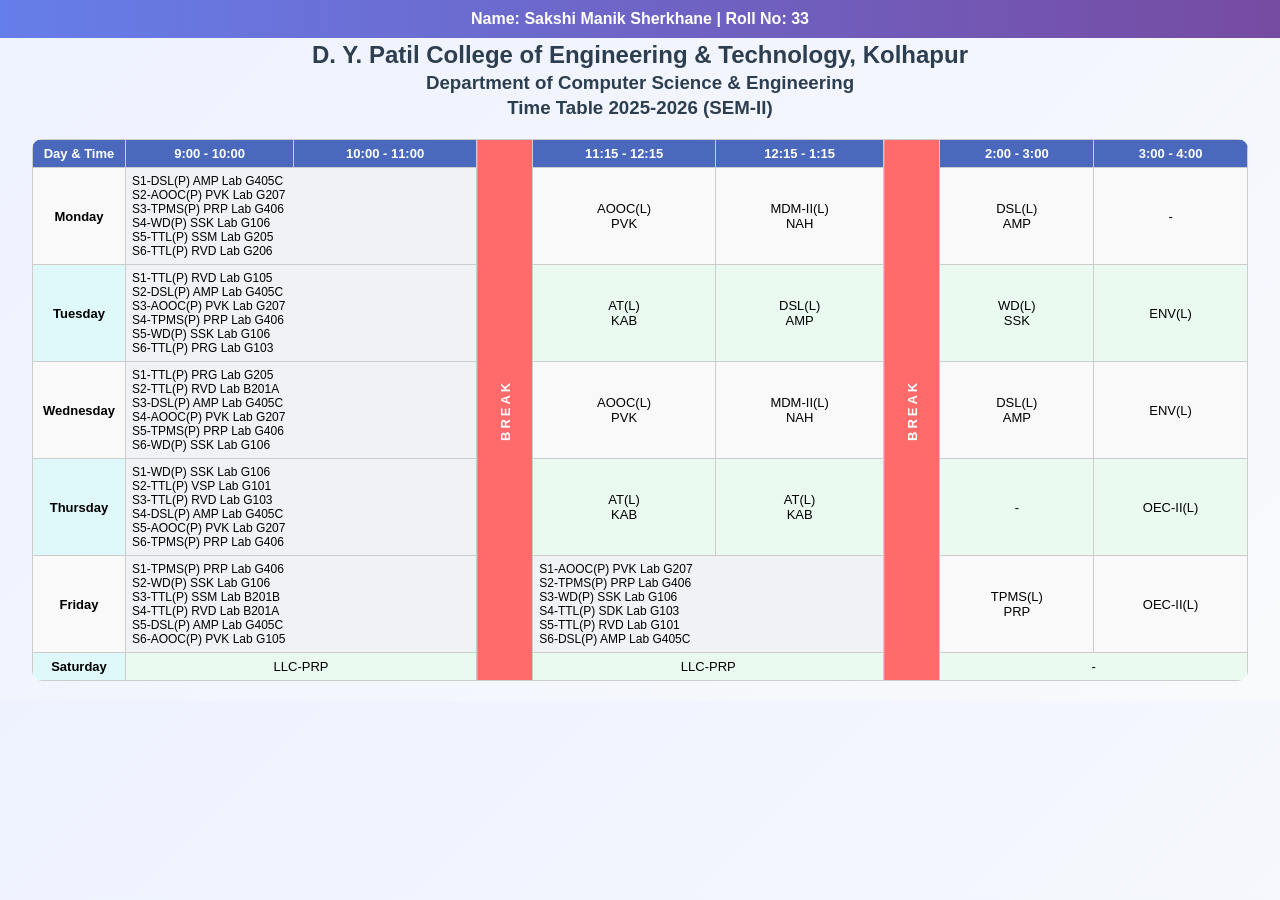
<file: ExperimentNo8(b).html>
<!DOCTYPE html>
<html>
<head>
    <title>Time Table</title>

    <style>
        body {
            font-family: Arial;
            background: linear-gradient(135deg, #eef2ff, #f8fafc);
            margin: 0;
        }

        /* Header */
        .top-bar {
            background: linear-gradient(90deg, #667eea, #764ba2);
            color: white;
            text-align: center;
            padding: 10px;
            font-weight: bold;
        }

        h2, h3 {
            text-align: center;
            margin: 3px;
            color: #2c3e50;
        }

        table {
            border-collapse: collapse;
            width: 95%;
            margin: 20px auto;
            background-color: white;
            border-radius: 10px;
            overflow: hidden;
        }

        th, td {
            border: 1px solid #ccc;
            padding: 6px;
            font-size: 13px;
            text-align: center;
            vertical-align: middle;
        }

        th {
            background-color: #4a69bd;
            color: white;
        }

        .day {
            font-weight: bold;
            background-color: #dff9fb;
            width: 80px;
        }

        .lab {
            text-align: left;
            font-size: 12px;
            background-color: #f1f2f6;
        }

        .break {
            writing-mode: vertical-rl;
            transform: rotate(180deg);
            font-weight: bold;
            letter-spacing: 3px;
            background-color: #ff6b6b;
            color: white;
        }

        /* Lecture cells */
        td:not(.lab):not(.break):not(.day) {
            background-color: #eafaf1;
        }

        /* Alternate row */
        tr:nth-child(even) td:not(.lab):not(.break) {
            background-color: #f9f9f9;
        }

        /* Hover */
        tr:hover td {
            background-color: #ffeaa7;
        }

    </style>
</head>

<body>

<div class="top-bar">
    Name: Sakshi Manik Sherkhane | Roll No: 33
</div>

<h2>D. Y. Patil College of Engineering & Technology, Kolhapur</h2>
<h3>Department of Computer Science & Engineering</h3>
<h3>Time Table 2025-2026 (SEM-II)</h3>

<table>

<tr>
    <th>Day & Time</th>
    <th>9:00 - 10:00</th>
    <th>10:00 - 11:00</th>
    <th rowspan="7" class="break">BREAK</th>
    <th>11:15 - 12:15</th>
    <th>12:15 - 1:15</th>
    <th rowspan="7" class="break">BREAK</th>
    <th>2:00 - 3:00</th>
    <th>3:00 - 4:00</th>
</tr>

<tr>
    <td class="day">Monday</td>
    <td colspan="2" class="lab">
        S1-DSL(P) AMP Lab G405C<br>
        S2-AOOC(P) PVK Lab G207<br>
        S3-TPMS(P) PRP Lab G406<br>
        S4-WD(P) SSK Lab G106<br>
        S5-TTL(P) SSM Lab G205<br>
        S6-TTL(P) RVD Lab G206
    </td>
    <td>AOOC(L)<br>PVK</td>
    <td>MDM-II(L)<br>NAH</td>
    <td>DSL(L)<br>AMP</td>
    <td>-</td>
</tr>

<tr>
    <td class="day">Tuesday</td>
    <td colspan="2" class="lab">
        S1-TTL(P) RVD Lab G105<br>
        S2-DSL(P) AMP Lab G405C<br>
        S3-AOOC(P) PVK Lab G207<br>
        S4-TPMS(P) PRP Lab G406<br>
        S5-WD(P) SSK Lab G106<br>
        S6-TTL(P) PRG Lab G103
    </td>
    <td>AT(L)<br>KAB</td>
    <td>DSL(L)<br>AMP</td>
    <td>WD(L)<br>SSK</td>
    <td>ENV(L)</td>
</tr>

<tr>
    <td class="day">Wednesday</td>
    <td colspan="2" class="lab">
        S1-TTL(P) PRG Lab G205<br>
        S2-TTL(P) RVD Lab B201A<br>
        S3-DSL(P) AMP Lab G405C<br>
        S4-AOOC(P) PVK Lab G207<br>
        S5-TPMS(P) PRP Lab G406<br>
        S6-WD(P) SSK Lab G106
    </td>
    <td>AOOC(L)<br>PVK</td>
    <td>MDM-II(L)<br>NAH</td>
    <td>DSL(L)<br>AMP</td>
    <td>ENV(L)</td>
</tr>

<tr>
    <td class="day">Thursday</td>
    <td colspan="2" class="lab">
        S1-WD(P) SSK Lab G106<br>
        S2-TTL(P) VSP Lab G101<br>
        S3-TTL(P) RVD Lab G103<br>
        S4-DSL(P) AMP Lab G405C<br>
        S5-AOOC(P) PVK Lab G207<br>
        S6-TPMS(P) PRP Lab G406
    </td>
    <td>AT(L)<br>KAB</td>
    <td>AT(L)<br>KAB</td>
    <td>-</td>
    <td>OEC-II(L)</td>
</tr>

<tr>
    <td class="day">Friday</td>
    <td colspan="2" class="lab">
        S1-TPMS(P) PRP Lab G406<br>
        S2-WD(P) SSK Lab G106<br>
        S3-TTL(P) SSM Lab B201B<br>
        S4-TTL(P) RVD Lab B201A<br>
        S5-DSL(P) AMP Lab G405C<br>
        S6-AOOC(P) PVK Lab G105
    </td>
    <td colspan="2" class="lab">
        S1-AOOC(P) PVK Lab G207<br>
        S2-TPMS(P) PRP Lab G406<br>
        S3-WD(P) SSK Lab G106<br>
        S4-TTL(P) SDK Lab G103<br>
        S5-TTL(P) RVD Lab G101<br>
        S6-DSL(P) AMP Lab G405C
    </td>
    <td>TPMS(L)<br>PRP</td>
    <td>OEC-II(L)</td>
</tr>

<tr>
    <td class="day">Saturday</td>
    <td colspan="2">LLC-PRP</td>
    <td colspan="2">LLC-PRP</td>
    <td colspan="2">-</td>
</tr>

</table>

</body>
</html>
</file>
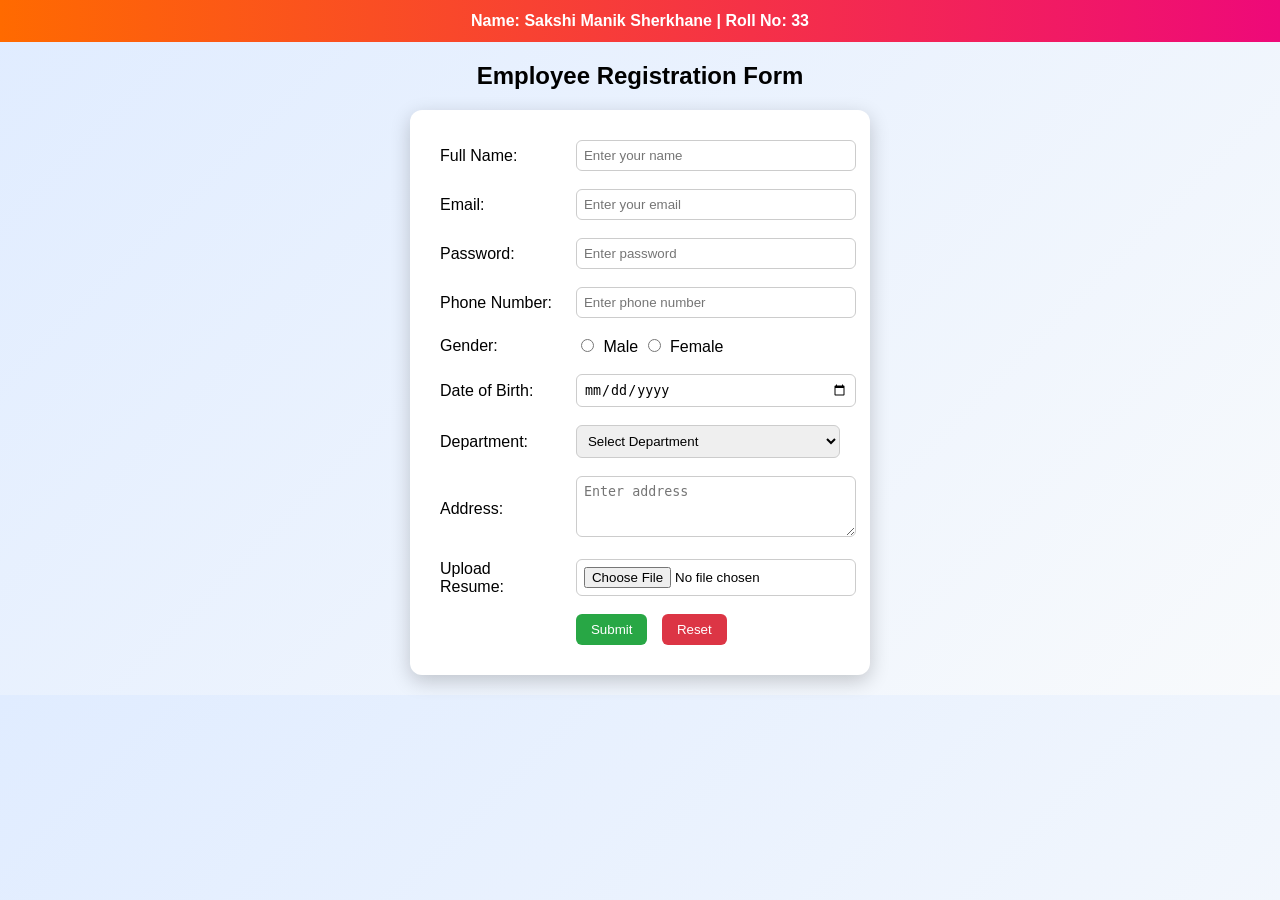
<file: ExperimentNo9.html>
<!DOCTYPE html>
<html>
<head>
    <title>Employee Registration Form</title>

    <style>
        body {
            font-family: Arial;
            margin: 0;
            background: linear-gradient(135deg, #e0ecff, #f8fafc);
        }

        /* Header */
        .top-bar {
            background: linear-gradient(90deg, #ff6a00, #ee0979);
            color: white;
            text-align: center;
            padding: 12px;
            font-weight: bold;
        }

        h2 {
            text-align: center;
            margin-top: 20px;
        }

        /* Form Container */
        .form-container {
            width: 420px;
            margin: 20px auto;
            background: white;
            padding: 20px;
            border-radius: 12px;
            box-shadow: 0 6px 20px rgba(0,0,0,0.2);
        }

        table {
            width: 100%;
        }

        td {
            padding: 8px;
        }

        input, select, textarea {
            width: 100%;
            padding: 7px;
            border-radius: 6px;
            border: 1px solid #ccc;
            transition: 0.3s;
        }

        input:focus, select:focus, textarea:focus {
            border-color: #ff6a00;
            outline: none;
        }

        /* Radio buttons fix */
        .gender input {
            width: auto;
            margin-right: 5px;
        }

        /* Buttons */
        .btn {
            padding: 8px 15px;
            border: none;
            border-radius: 6px;
            color: white;
            cursor: pointer;
            margin-right: 10px;
        }

        .submit {
            background: #28a745;
        }

        .reset {
            background: #dc3545;
        }

        .btn:hover {
            opacity: 0.9;
        }
    </style>
</head>

<body>

<div class="top-bar">
    Name: Sakshi Manik Sherkhane | Roll No: 33
</div>

<h2>Employee Registration Form</h2>

<div class="form-container">

<form>
<table>

<tr>
    <td>Full Name:</td>
    <td><input type="text" placeholder="Enter your name"></td>
</tr>

<tr>
    <td>Email:</td>
    <td><input type="email" placeholder="Enter your email"></td>
</tr>

<tr>
    <td>Password:</td>
    <td><input type="password" placeholder="Enter password"></td>
</tr>

<tr>
    <td>Phone Number:</td>
    <td><input type="tel" placeholder="Enter phone number"></td>
</tr>

<tr>
    <td>Gender:</td>
    <td class="gender">
        <input type="radio" name="g"> Male
        <input type="radio" name="g"> Female
    </td>
</tr>

<tr>
    <td>Date of Birth:</td>
    <td><input type="date"></td>
</tr>

<tr>
    <td>Department:</td>
    <td>
        <select>
            <option>Select Department</option>
            <option>HR</option>
            <option>IT</option>
            <option>Finance</option>
        </select>
    </td>
</tr>

<tr>
    <td>Address:</td>
    <td><textarea rows="3" placeholder="Enter address"></textarea></td>
</tr>

<tr>
    <td>Upload Resume:</td>
    <td><input type="file"></td>
</tr>

<tr>
    <td></td>
    <td>
        <button class="btn submit">Submit</button>
        <button type="reset" class="btn reset">Reset</button>
    </td>
</tr>

</table>
</form>

</div>

</body>
</html>
</file>
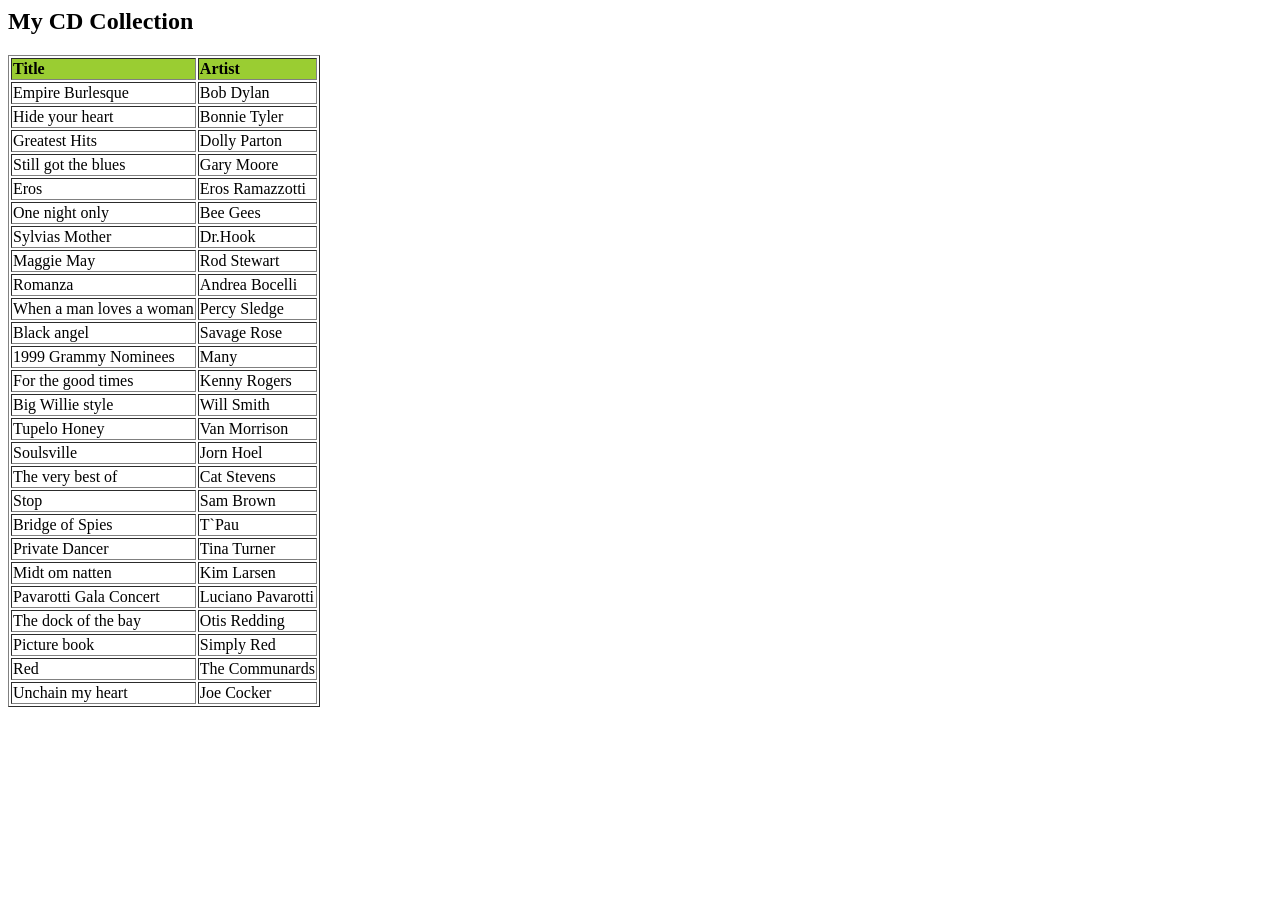
<file: ExperimentNo12/cdcatlog_output.htm>
<html>
  <body>
    <h2>My CD Collection</h2>
    <table border="1">
      <tr bgcolor="#9acd32">
        <th style="text-align:left">Title</th>
        <th style="text-align:left">Artist</th>
      </tr>
      <tr>
        <td>Empire Burlesque</td>
        <td>Bob Dylan</td>
      </tr>
      <tr>
        <td>Hide your heart</td>
        <td>Bonnie Tyler</td>
      </tr>
      <tr>
        <td>Greatest Hits</td>
        <td>Dolly Parton</td>
      </tr>
      <tr>
        <td>Still got the blues</td>
        <td>Gary Moore</td>
      </tr>
      <tr>
        <td>Eros</td>
        <td>Eros Ramazzotti</td>
      </tr>
      <tr>
        <td>One night only</td>
        <td>Bee Gees</td>
      </tr>
      <tr>
        <td>Sylvias Mother</td>
        <td>Dr.Hook</td>
      </tr>
      <tr>
        <td>Maggie May</td>
        <td>Rod Stewart</td>
      </tr>
      <tr>
        <td>Romanza</td>
        <td>Andrea Bocelli</td>
      </tr>
      <tr>
        <td>When a man loves a woman</td>
        <td>Percy Sledge</td>
      </tr>
      <tr>
        <td>Black angel</td>
        <td>Savage Rose</td>
      </tr>
      <tr>
        <td>1999 Grammy Nominees</td>
        <td>Many</td>
      </tr>
      <tr>
        <td>For the good times</td>
        <td>Kenny Rogers</td>
      </tr>
      <tr>
        <td>Big Willie style</td>
        <td>Will Smith</td>
      </tr>
      <tr>
        <td>Tupelo Honey</td>
        <td>Van Morrison</td>
      </tr>
      <tr>
        <td>Soulsville</td>
        <td>Jorn Hoel</td>
      </tr>
      <tr>
        <td>The very best of</td>
        <td>Cat Stevens</td>
      </tr>
      <tr>
        <td>Stop</td>
        <td>Sam Brown</td>
      </tr>
      <tr>
        <td>Bridge of Spies</td>
        <td>T`Pau</td>
      </tr>
      <tr>
        <td>Private Dancer</td>
        <td>Tina Turner</td>
      </tr>
      <tr>
        <td>Midt om natten</td>
        <td>Kim Larsen</td>
      </tr>
      <tr>
        <td>Pavarotti Gala Concert</td>
        <td>Luciano Pavarotti</td>
      </tr>
      <tr>
        <td>The dock of the bay</td>
        <td>Otis Redding</td>
      </tr>
      <tr>
        <td>Picture book</td>
        <td>Simply Red</td>
      </tr>
      <tr>
        <td>Red</td>
        <td>The Communards</td>
      </tr>
      <tr>
        <td>Unchain my heart</td>
        <td>Joe Cocker</td>
      </tr>
    </table>
  </body>
</html>
</file>
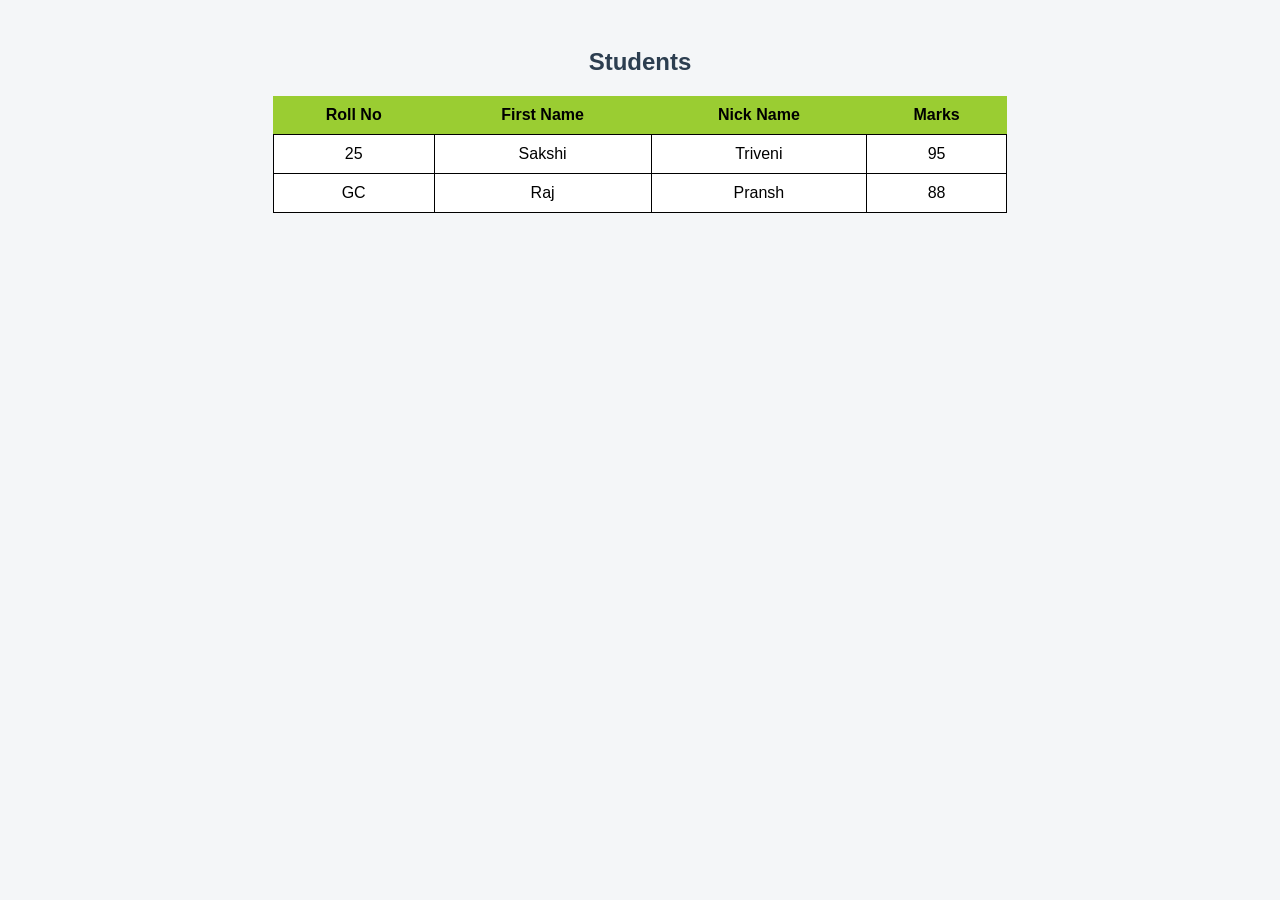
<file: ExperimentNo13/students_output.htm>
<!DOCTYPE html>
<html>
<head>
    <title>Students Output</title>

    <style>
        body {
            font-family: Arial;
            background-color: #f4f6f8;
            text-align: center;
            padding: 20px;
        }

        h2 {
            color: #2c3e50;
        }

        table {
            border-collapse: collapse;
            width: 60%;
            margin: auto;
            background: white;
        }

        th {
            background-color: #9acd32;
            color: black;
            padding: 10px;
        }

        td {
            padding: 10px;
            border: 1px solid black;
        }
    </style>
</head>

<body>

<h2>Students</h2>

<table>

<tr>
   <th>Roll No</th>
   <th>First Name</th>
   <th>Nick Name</th>
   <th>Marks</th>
</tr>

<tr>
   <td>25</td>
   <td>Sakshi</td>
   <td>Triveni</td>
   <td>95</td>
</tr>

<tr>
   <td>GC</td>
   <td>Raj</td>
   <td>Pransh</td>
   <td>88</td>
</tr>

</table>

</body>
</html>
</file>
